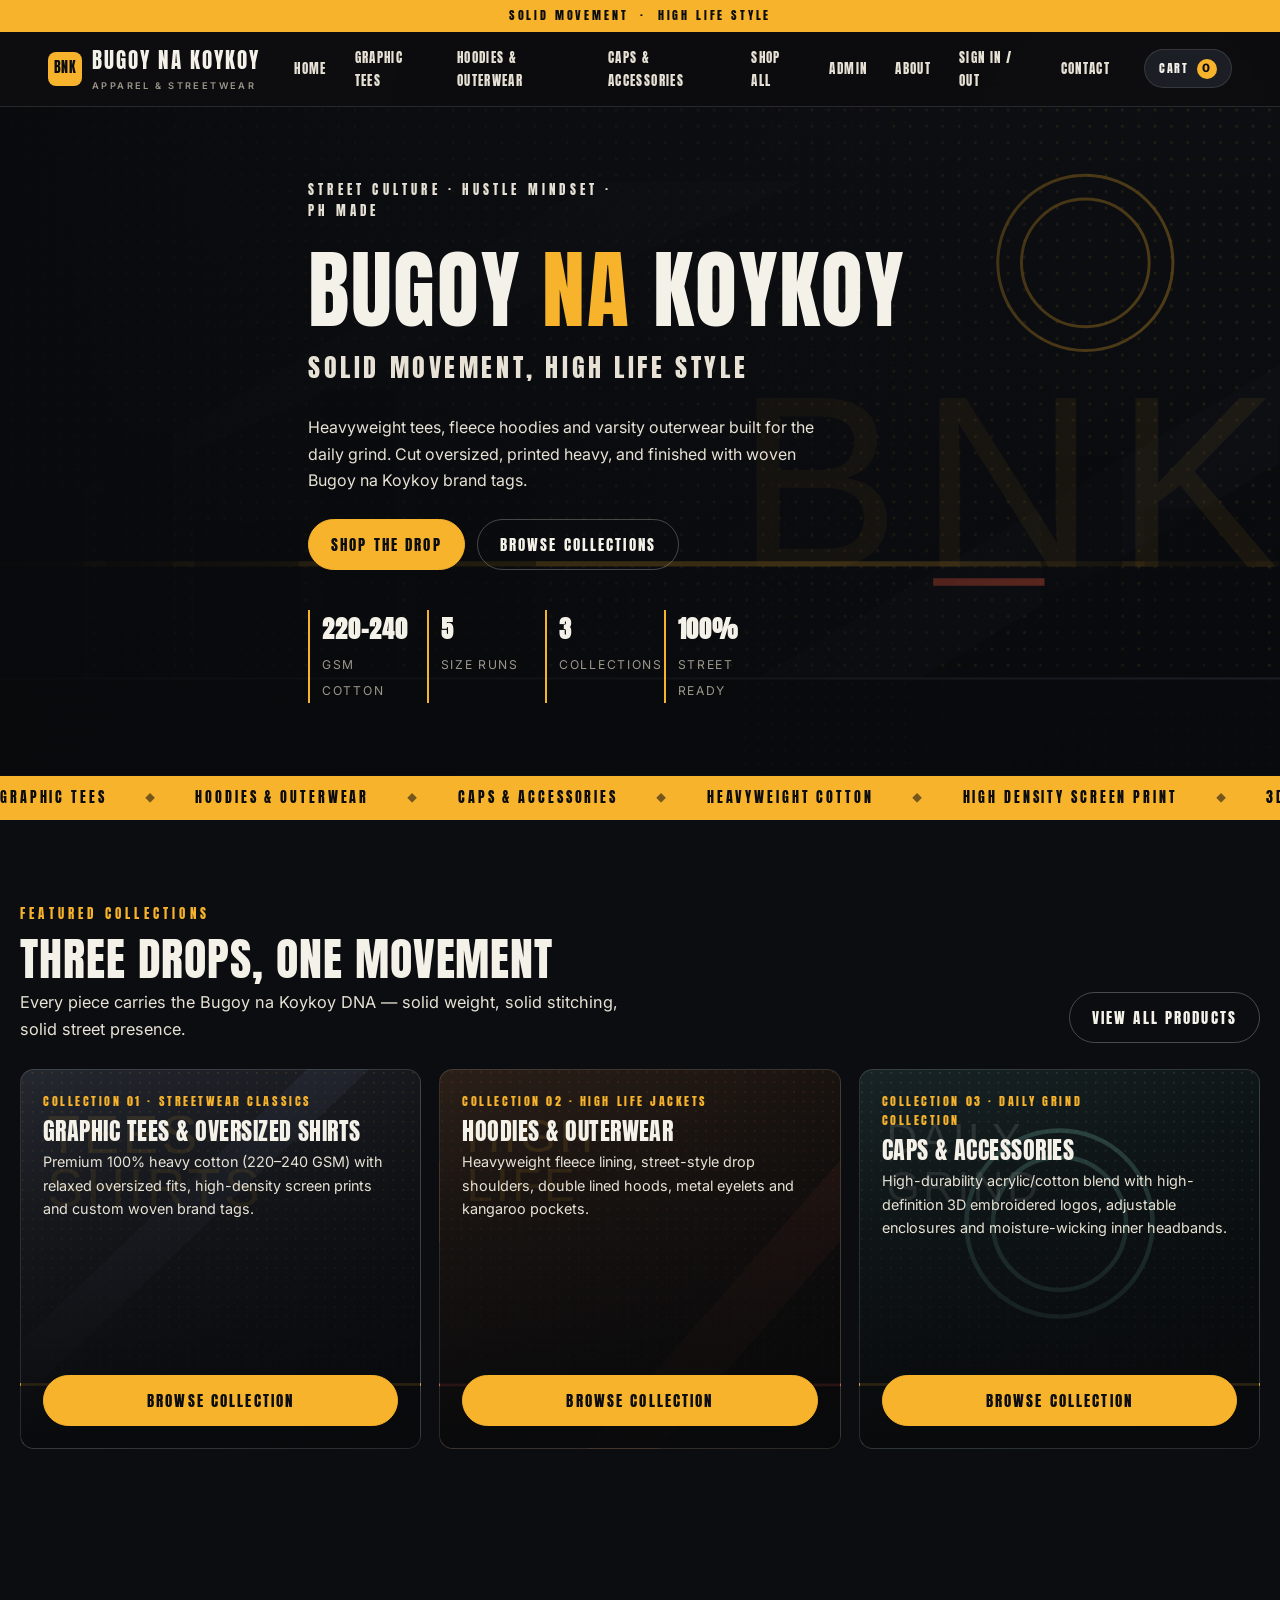
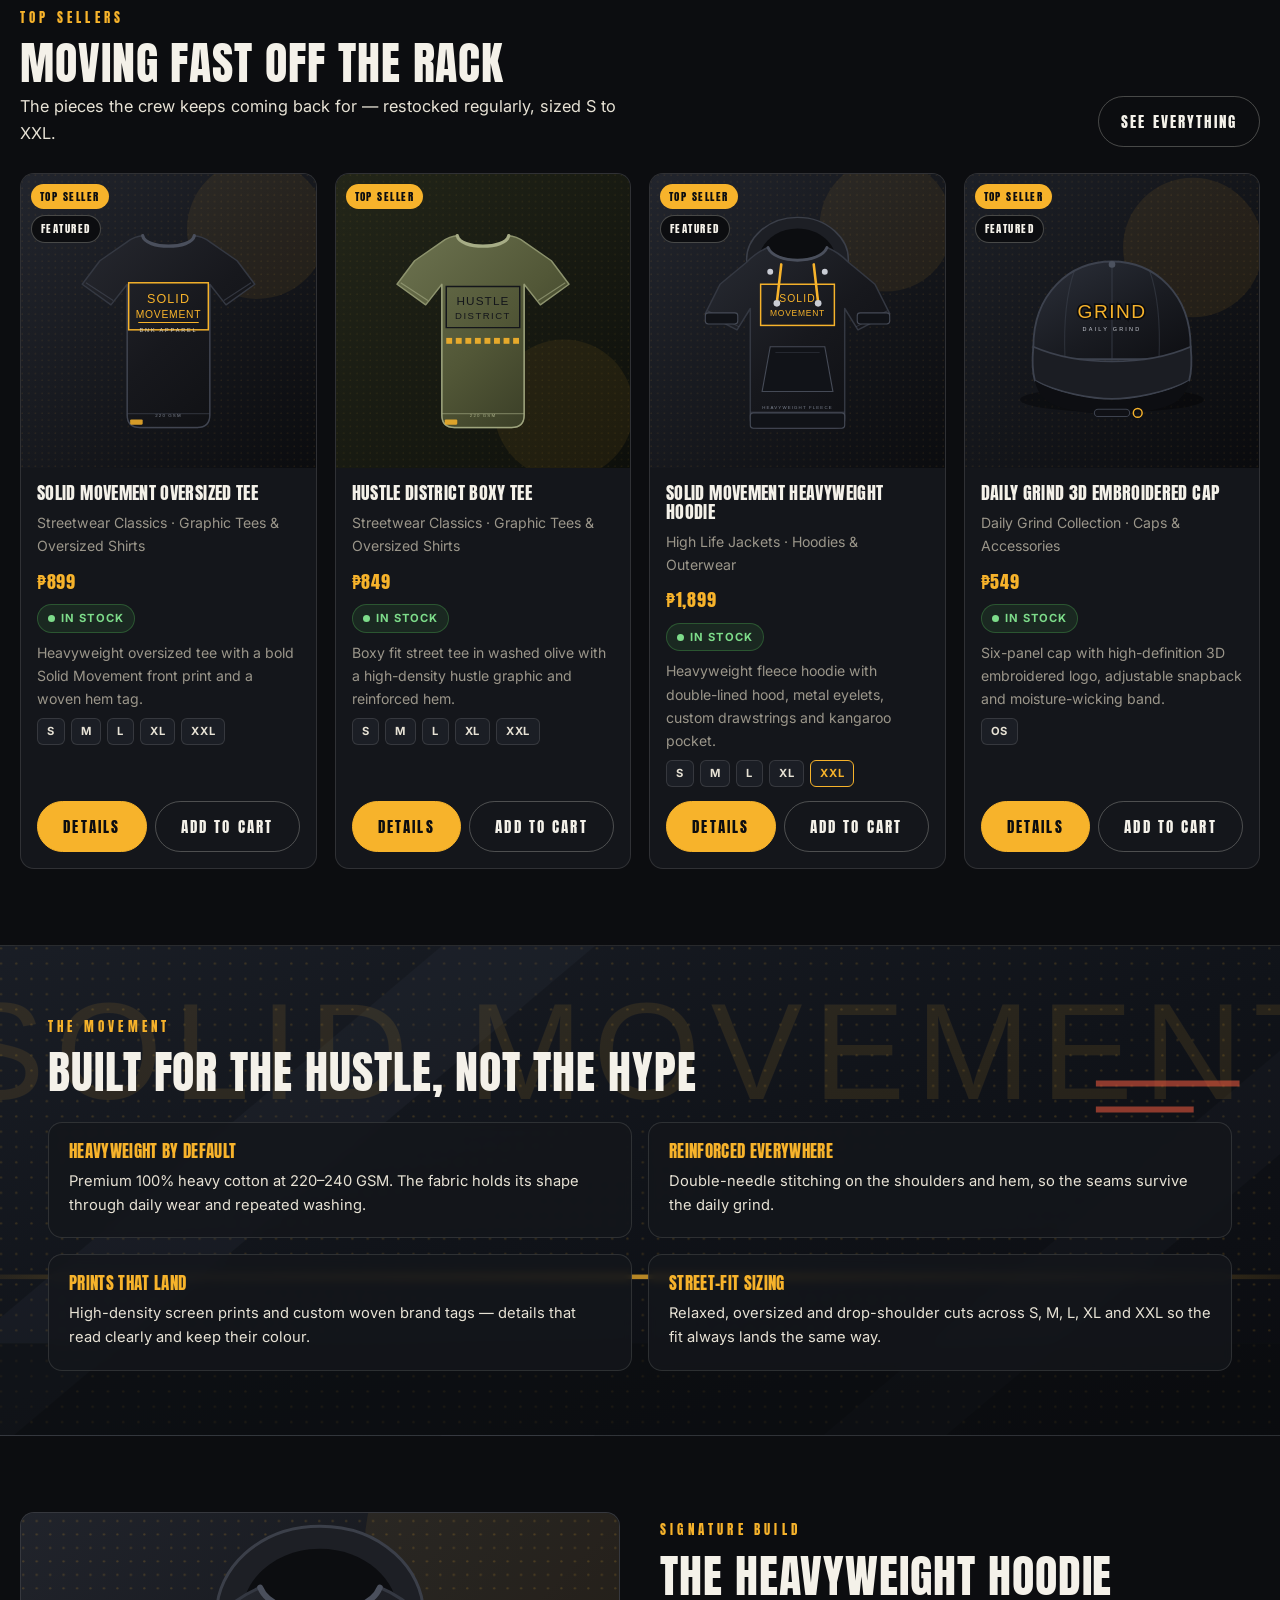
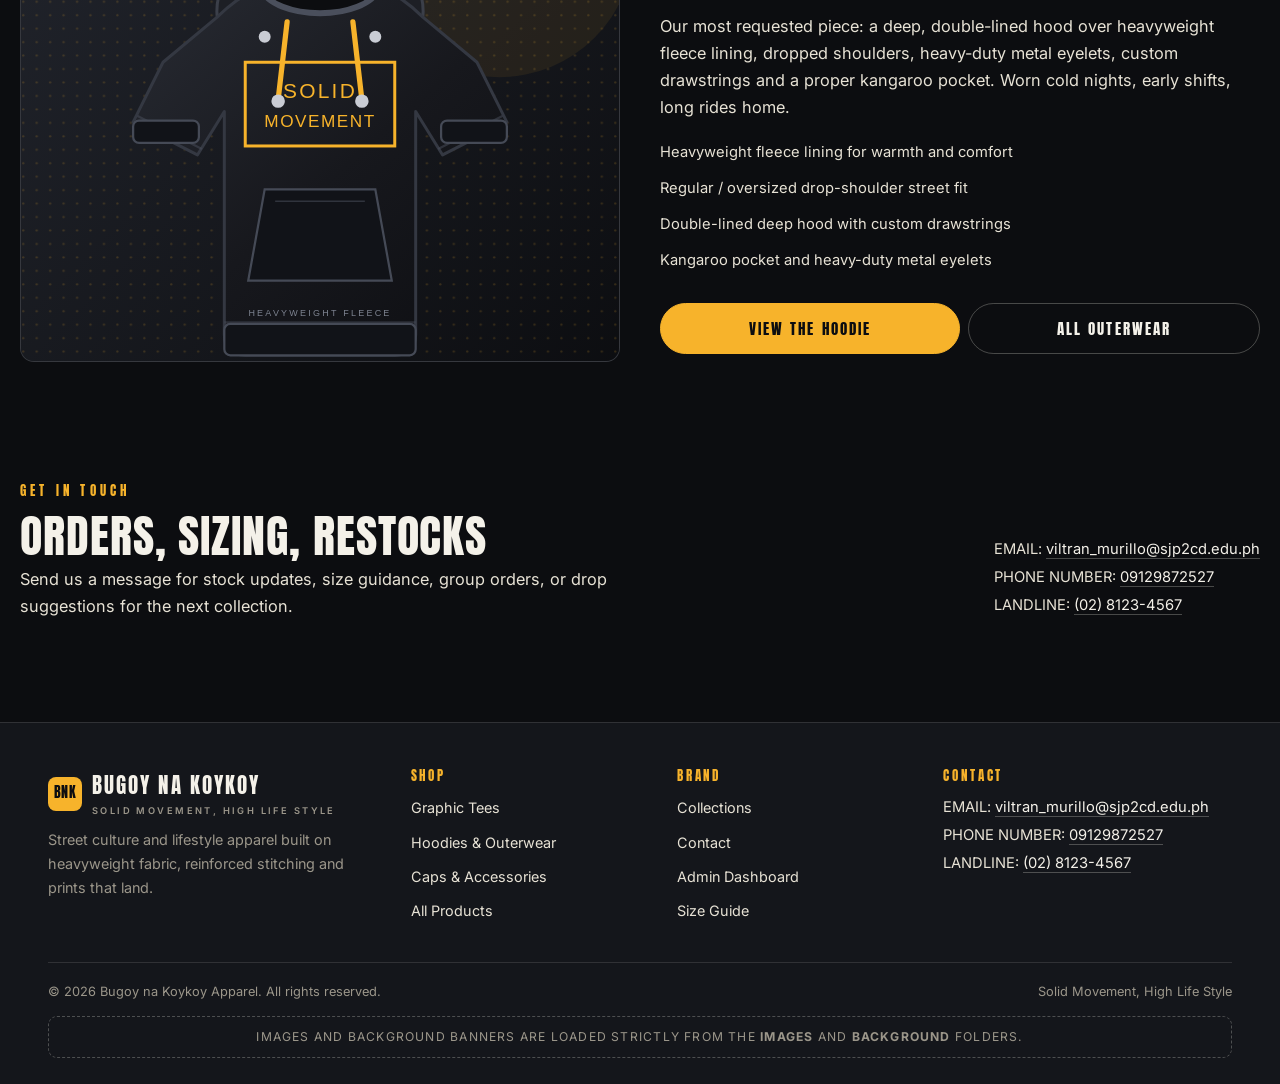
<file: index.html>
<!DOCTYPE html>
<html lang="en">
  <head>
    <meta charset="utf-8" />
    <meta name="viewport" content="width=device-width, initial-scale=1" />
    <meta
      name="description"
      content="Bugoy na Koykoy Apparel — street culture and lifestyle apparel. Solid Movement, High Life Style. Graphic tees, hoodies, outerwear, caps and accessories."
    />
    <title>Bugoy na Koykoy Apparel — Solid Movement, High Life Style</title>
    <link rel="preconnect" href="https://fonts.googleapis.com" />
    <link rel="preconnect" href="https://fonts.gstatic.com" crossorigin />
    <link
      href="https://fonts.googleapis.com/css2?family=Anton&family=Inter:wght@400;500;600;700;800&display=swap"
      rel="stylesheet"
    />
    <link rel="stylesheet" href="css/style.css" />
    <link rel="icon" href="images/favicon.svg" type="image/svg+xml" />
  </head>
  <body>
    <a class="skip-link" href="#main">Skip to content</a>

    <div class="topbar">Solid Movement &nbsp;·&nbsp; High Life Style</div>

    <header class="site-header">
      <div class="container header-inner">
        <a class="logo" href="index.html">
          <span class="logo-mark" aria-hidden="true">BNK</span>
          <span>
            Bugoy na Koykoy
            <small>Apparel &amp; Streetwear</small>
          </span>
        </a>

        <button
          class="nav-toggle"
          id="navToggle"
          aria-expanded="false"
          aria-controls="navList"
          aria-label="Toggle navigation"
        >
          <span class="bars" aria-hidden="true"><span></span><span></span><span></span></span>
          Menu
        </button>

        <nav class="nav" aria-label="Primary navigation">
          <ul class="nav-list" id="navList">
            <li><a class="nav-link" href="index.html">Home</a></li>
            <li>
              <a class="nav-link" href="products.html?cat=graphic-tees">Graphic Tees</a>
            </li>
            <li>
              <a class="nav-link" href="products.html?cat=hoodies-outerwear">Hoodies &amp; Outerwear</a>
            </li>
            <li>
              <a class="nav-link" href="products.html?cat=caps-accessories">Caps &amp; Accessories</a>
            </li>
            <li><a class="nav-link" href="products.html">Shop All</a></li>
            <li><a class="nav-link" href="admin.html">Admin</a></li>
            <li><a class="nav-link" href="about.html">About</a></li>
            <li><a class="nav-link" href="login.html">Sign In / Out</a></li>
            <li><a class="nav-link" href="contact.html">Contact</a></li>
          </ul>
        </nav>

        <div class="header-actions">
          <button class="cart-btn" type="button" data-open-cart>
            Cart <span class="cart-count" data-cart-count>0</span>
          </button>
        </div>
      </div>
    </header>

    <main id="main">
      <!-- ============================ HERO ============================ -->
      <section class="hero">
        <div class="container hero-content">
          <p class="eyebrow">Street Culture · Hustle Mindset · PH Made</p>
          <h1>Bugoy <em>na</em> Koykoy</h1>
          <p class="hero-tagline">Solid Movement, High Life Style</p>
          <p>
            Heavyweight tees, fleece hoodies and varsity outerwear built for the
            daily grind. Cut oversized, printed heavy, and finished with woven
            Bugoy na Koykoy brand tags.
          </p>
          <div class="hero-actions">
            <a class="btn" href="products.html">Shop The Drop</a>
            <a class="btn ghost" href="#collections">Browse Collections</a>
          </div>
          <div class="hero-stats">
            <div class="hero-stat"><b>220–240</b><span>GSM Cotton</span></div>
            <div class="hero-stat"><b>5</b><span>Size Runs</span></div>
            <div class="hero-stat"><b>3</b><span>Collections</span></div>
            <div class="hero-stat"><b>100%</b><span>Street Ready</span></div>
          </div>
        </div>
      </section>

      <!-- ========================= MARQUEE ========================== -->
      <div class="marquee" aria-hidden="true">
        <div class="marquee-track">
          <span>Graphic Tees</span>
          <span>Hoodies &amp; Outerwear</span>
          <span>Caps &amp; Accessories</span>
          <span>Heavyweight Cotton</span>
          <span>High Density Screen Print</span>
          <span>3D Embroidered Logos</span>
          <span>Graphic Tees</span>
          <span>Hoodies &amp; Outerwear</span>
          <span>Caps &amp; Accessories</span>
          <span>Heavyweight Cotton</span>
          <span>High Density Screen Print</span>
          <span>3D Embroidered Logos</span>
        </div>
      </div>

      <!-- ====================== FEATURED COLLECTIONS ================= -->
      <section class="section container" id="collections">
        <header class="section-header">
          <div>
            <p class="eyebrow">Featured Collections</p>
            <h2 class="section-title">Three Drops, One Movement</h2>
            <p class="lede">
              Every piece carries the Bugoy na Koykoy DNA — solid weight, solid
              stitching, solid street presence.
            </p>
          </div>
          <a class="btn secondary" href="products.html">View All Products</a>
        </header>

        <div class="collection-grid">
          <article
            class="collection-card"
            style="
              background-image: url('background/collection-streetwear-classics.svg');
            "
          >
            <p class="collection-tag">Collection 01 · Streetwear Classics</p>
            <h3>Graphic Tees &amp; Oversized Shirts</h3>
            <p>
              Premium 100% heavy cotton (220–240 GSM) with relaxed oversized
              fits, high-density screen prints and custom woven brand tags.
            </p>
            <div class="card-actions">
              <a class="btn" href="products.html?cat=graphic-tees">Browse Collection</a>
            </div>
          </article>

          <article
            class="collection-card"
            style="
              background-image: url('background/collection-high-life-jackets.svg');
            "
          >
            <p class="collection-tag">Collection 02 · High Life Jackets</p>
            <h3>Hoodies &amp; Outerwear</h3>
            <p>
              Heavyweight fleece lining, street-style drop shoulders, double
              lined hoods, metal eyelets and kangaroo pockets.
            </p>
            <div class="card-actions">
              <a class="btn" href="products.html?cat=hoodies-outerwear">Browse Collection</a>
            </div>
          </article>

          <article
            class="collection-card"
            style="
              background-image: url('background/collection-daily-grind.svg');
            "
          >
            <p class="collection-tag">Collection 03 · Daily Grind Collection</p>
            <h3>Caps &amp; Accessories</h3>
            <p>
              High-durability acrylic/cotton blend with high-definition 3D
              embroidered logos, adjustable enclosures and moisture-wicking
              inner headbands.
            </p>
            <div class="card-actions">
              <a class="btn" href="products.html?cat=caps-accessories">Browse Collection</a>
            </div>
          </article>
        </div>
      </section>

      <!-- ========================== TOP SELLERS ======================= -->
      <section class="section container">
        <header class="section-header">
          <div>
            <p class="eyebrow">Top Sellers</p>
            <h2 class="section-title">Moving Fast Off The Rack</h2>
            <p class="lede">
              The pieces the crew keeps coming back for — restocked regularly,
              sized S to XXL.
            </p>
          </div>
          <a class="btn secondary" href="products.html">See Everything</a>
        </header>
        <div class="grid" id="topSellerGrid"></div>
      </section>

      <!-- ========================== BRAND STORY ======================= -->
      <section class="band">
        <div class="container">
          <header class="section-header">
            <div>
              <p class="eyebrow">The Movement</p>
              <h2 class="section-title">Built For The Hustle, Not The Hype</h2>
            </div>
          </header>
          <div class="value-grid">
            <article class="value">
              <h4>Heavyweight By Default</h4>
              <p>
                Premium 100% heavy cotton at 220–240 GSM. The fabric holds its
                shape through daily wear and repeated washing.
              </p>
            </article>
            <article class="value">
              <h4>Reinforced Everywhere</h4>
              <p>
                Double-needle stitching on the shoulders and hem, so the seams
                survive the daily grind.
              </p>
            </article>
            <article class="value">
              <h4>Prints That Land</h4>
              <p>
                High-density screen prints and custom woven brand tags — details
                that read clearly and keep their colour.
              </p>
            </article>
            <article class="value">
              <h4>Street-Fit Sizing</h4>
              <p>
                Relaxed, oversized and drop-shoulder cuts across S, M, L, XL
                and XXL so the fit always lands the same way.
              </p>
            </article>
          </div>
        </div>
      </section>

      <!-- ======================= CRAFT / SPLIT ======================== -->
      <section class="section container">
        <div class="split">
          <div class="split-media">
            <img
              src="images/hoodie-solid-movement.svg"
              alt="Solid Movement heavyweight hoodie"
              loading="lazy"
            />
          </div>
          <div>
            <p class="eyebrow">Signature Build</p>
            <h2 class="section-title">The Heavyweight Hoodie</h2>
            <p class="lede" style="margin: 14px 0 18px;">
              Our most requested piece: a deep, double-lined hood over heavyweight
              fleece lining, dropped shoulders, heavy-duty metal eyelets, custom
              drawstrings and a proper kangaroo pocket. Worn cold nights, early
              shifts, long rides home.
            </p>
            <ul class="footer-list" style="margin-bottom: 22px;">
              <li class="contact-line">Heavyweight fleece lining for warmth and comfort</li>
              <li class="contact-line">Regular / oversized drop-shoulder street fit</li>
              <li class="contact-line">Double-lined deep hood with custom drawstrings</li>
              <li class="contact-line">Kangaroo pocket and heavy-duty metal eyelets</li>
            </ul>
            <div class="card-actions">
              <a class="btn" href="products.html?id=bnk-ood-01">View The Hoodie</a>
              <a class="btn ghost" href="products.html?cat=hoodies-outerwear">All Outerwear</a>
            </div>
          </div>
        </div>
      </section>

      <!-- ========================== CONTACT =========================== -->
      <section class="section-tight container" id="contact">
        <header class="section-header">
          <div>
            <p class="eyebrow">Get In Touch</p>
            <h2 class="section-title">Orders, Sizing, Restocks</h2>
            <p class="lede">
              Send us a message for stock updates, size guidance, group orders,
              or drop suggestions for the next collection.
            </p>
          </div>
          <div class="contact-line">
            <div>EMAIL: <a href="mailto:viltran_murillo@sjp2cd.edu.ph">viltran_murillo@sjp2cd.edu.ph</a></div>
            <div>PHONE NUMBER: <a href="tel:09129872527">09129872527</a></div>
            <div>LANDLINE: <a href="tel:0281234567">(02) 8123-4567</a></div>
          </div>
        </header>
      </section>
    </main>

    <footer class="site-footer">
      <div class="container">
        <div class="footer-grid">
          <div class="footer-brand">
            <a class="logo" href="index.html">
              <span class="logo-mark" aria-hidden="true">BNK</span>
              <span>
                Bugoy na Koykoy
                <small>Solid Movement, High Life Style</small>
              </span>
            </a>
            <p>
              Street culture and lifestyle apparel built on heavyweight fabric,
              reinforced stitching and prints that land.
            </p>
          </div>

          <div>
            <h3 class="footer-title">Shop</h3>
            <ul class="footer-list">
              <li><a href="products.html?cat=graphic-tees">Graphic Tees</a></li>
              <li><a href="products.html?cat=hoodies-outerwear">Hoodies &amp; Outerwear</a></li>
              <li><a href="products.html?cat=caps-accessories">Caps &amp; Accessories</a></li>
              <li><a href="products.html">All Products</a></li>
            </ul>
          </div>

          <div>
            <h3 class="footer-title">Brand</h3>
            <ul class="footer-list">
              <li><a href="index.html#collections">Collections</a></li>
              <li><a href="index.html#contact">Contact</a></li>
              <li><a href="admin.html">Admin Dashboard</a></li>
              <li><a href="products.html">Size Guide</a></li>
            </ul>
          </div>

          <div>
            <h3 class="footer-title">Contact</h3>
            <div class="contact-line">
              <div>EMAIL: <a href="mailto:viltran_murillo@sjp2cd.edu.ph">viltran_murillo@sjp2cd.edu.ph</a></div>
              <div>PHONE NUMBER: <a href="tel:09129872527">09129872527</a></div>
            <div>LANDLINE: <a href="tel:0281234567">(02) 8123-4567</a></div>
            </div>
          </div>
        </div>

        <div class="footer-bottom">
          <span>&copy; <span id="currentYear">2026</span> Bugoy na Koykoy Apparel. All rights reserved.</span>
          <span>Solid Movement, High Life Style</span>
        </div>
        <p class="notice-strip">
          Images and background banners are loaded strictly from the
          <strong>images</strong> and <strong>background</strong> folders.
        </p>
      </div>
    </footer>

    <!-- ========================= CART DRAWER ======================== -->
    <div class="drawer" id="cartDrawer" hidden>
      <button class="drawer-scrim" type="button" data-close-cart aria-label="Close cart"></button>
      <aside class="drawer-panel" role="dialog" aria-modal="true" aria-label="Shopping cart">
        <div class="drawer-head">
          <h3>Your Cart</h3>
          <button class="modal-close" type="button" data-close-cart aria-label="Close cart">&#10005;</button>
        </div>
        <div class="drawer-body" id="cartLines"></div>
        <div class="drawer-foot">
          <div class="total-row"><span>Subtotal</span><span id="cartTotal">₱0</span></div>
          <button class="btn" type="button" id="checkoutBtn">Checkout</button>
          <button class="btn ghost" type="button" data-close-cart>Keep Shopping</button>
        </div>
      </aside>
    </div>

    <div class="toast-wrap" id="toastWrap"></div>

    <script src="js/app.js"></script>
    <script src="js/home.js"></script>
  </body>
</html>
</file>
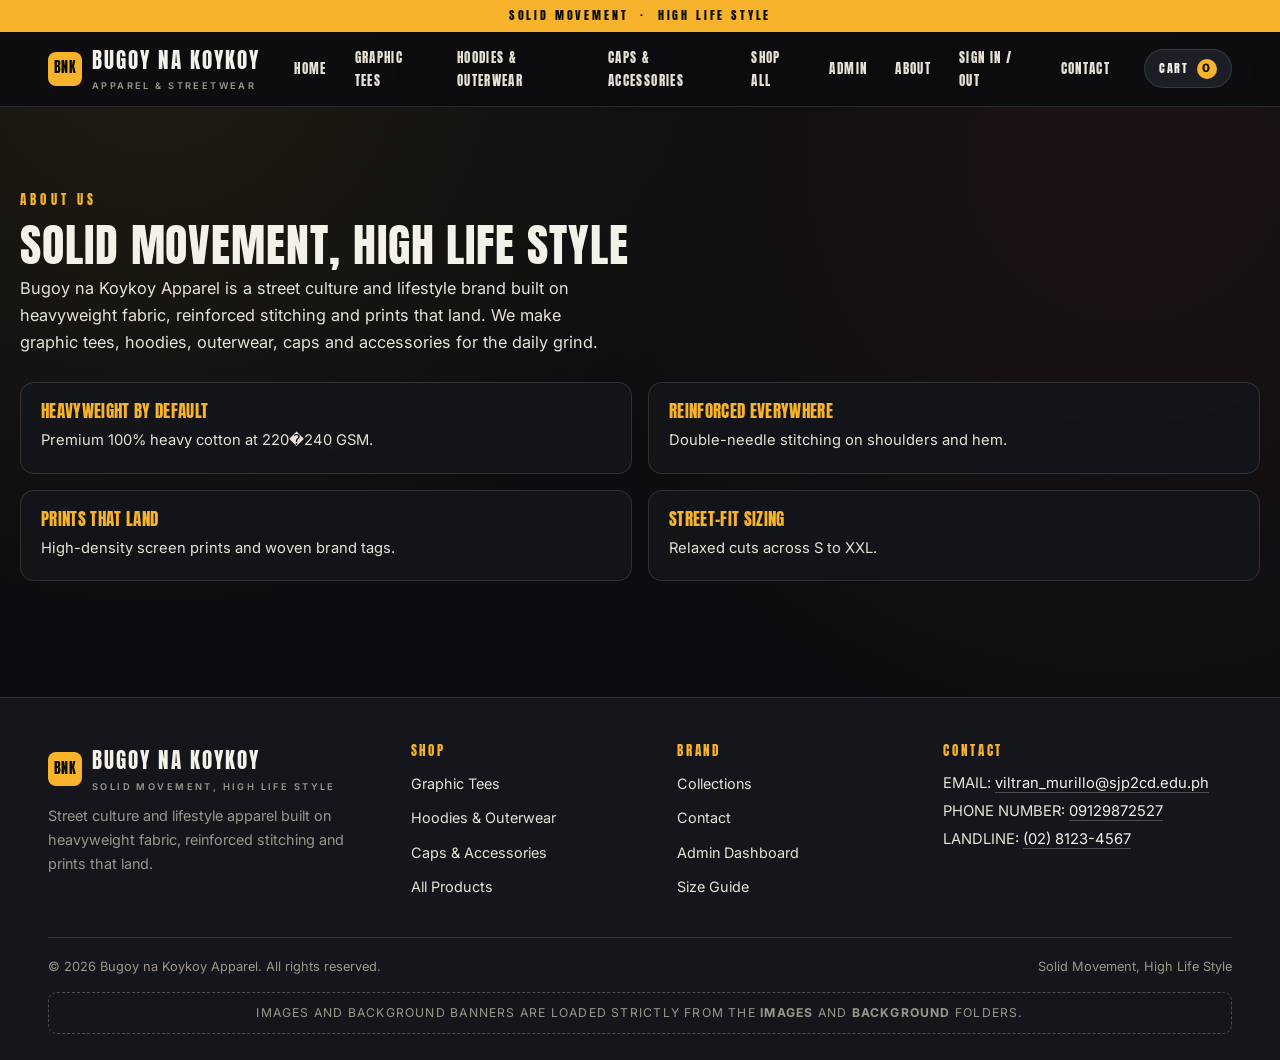
<file: about.html>
<!DOCTYPE html>
<html lang="en">
  <head>
    <meta charset="utf-8" />
    <meta name="viewport" content="width=device-width, initial-scale=1" />
    <meta
      name="description"
      content="Bugoy na Koykoy Apparel — street culture and lifestyle apparel. Solid Movement, High Life Style. Graphic tees, hoodies, outerwear, caps and accessories."
    />
    <title>Bugoy na Koykoy Apparel — Solid Movement, High Life Style</title>
    <link rel="preconnect" href="https://fonts.googleapis.com" />
    <link rel="preconnect" href="https://fonts.gstatic.com" crossorigin />
    <link
      href="https://fonts.googleapis.com/css2?family=Anton&family=Inter:wght@400;500;600;700;800&display=swap"
      rel="stylesheet"
    />
    <link rel="stylesheet" href="css/style.css" />
    <link rel="icon" href="images/favicon.svg" type="image/svg+xml" />
  </head>
  <body>
    <a class="skip-link" href="#main">Skip to content</a>

    <div class="topbar">Solid Movement &nbsp;·&nbsp; High Life Style</div>

    <header class="site-header">
      <div class="container header-inner">
        <a class="logo" href="index.html">
          <span class="logo-mark" aria-hidden="true">BNK</span>
          <span>
            Bugoy na Koykoy
            <small>Apparel &amp; Streetwear</small>
          </span>
        </a>

        <button
          class="nav-toggle"
          id="navToggle"
          aria-expanded="false"
          aria-controls="navList"
          aria-label="Toggle navigation"
        >
          <span class="bars" aria-hidden="true"><span></span><span></span><span></span></span>
          Menu
        </button>

        <nav class="nav" aria-label="Primary navigation">
          <ul class="nav-list" id="navList">
            <li><a class="nav-link" href="index.html">Home</a></li>
            <li>
              <a class="nav-link" href="products.html?cat=graphic-tees">Graphic Tees</a>
            </li>
            <li>
              <a class="nav-link" href="products.html?cat=hoodies-outerwear">Hoodies &amp; Outerwear</a>
            </li>
            <li>
              <a class="nav-link" href="products.html?cat=caps-accessories">Caps &amp; Accessories</a>
            </li>
            <li><a class="nav-link" href="products.html">Shop All</a></li>
            <li><a class="nav-link" href="admin.html">Admin</a></li>
            <li><a class="nav-link" href="about.html">About</a></li>
            <li><a class="nav-link" href="login.html">Sign In / Out</a></li>
            <li><a class="nav-link" href="contact.html">Contact</a></li>
          </ul>
        </nav>

        <div class="header-actions">
          <button class="cart-btn" type="button" data-open-cart>
            Cart <span class="cart-count" data-cart-count>0</span>
          </button>
        </div>
      </div>
    </header>

    <main id="main">
      <section class="section container">
        <header class="section-header">
          <div>
            <p class="eyebrow">About Us</p>
            <h2 class="section-title">Solid Movement, High Life Style</h2>
            <p class="lede">
              Bugoy na Koykoy Apparel is a street culture and lifestyle brand built on heavyweight fabric, reinforced stitching and prints that land. We make graphic tees, hoodies, outerwear, caps and accessories for the daily grind.
            </p>
          </div>
        </header>
        <div class="value-grid">
          <article class="value"><h4>Heavyweight By Default</h4><p>Premium 100% heavy cotton at 220�240 GSM.</p></article>
          <article class="value"><h4>Reinforced Everywhere</h4><p>Double-needle stitching on shoulders and hem.</p></article>
          <article class="value"><h4>Prints That Land</h4><p>High-density screen prints and woven brand tags.</p></article>
          <article class="value"><h4>Street-Fit Sizing</h4><p>Relaxed cuts across S to XXL.</p></article>
        </div>
      </section>
    </main>

    <footer class="site-footer">
      <div class="container">
        <div class="footer-grid">
          <div class="footer-brand">
            <a class="logo" href="index.html">
              <span class="logo-mark" aria-hidden="true">BNK</span>
              <span>
                Bugoy na Koykoy
                <small>Solid Movement, High Life Style</small>
              </span>
            </a>
            <p>
              Street culture and lifestyle apparel built on heavyweight fabric,
              reinforced stitching and prints that land.
            </p>
          </div>

          <div>
            <h3 class="footer-title">Shop</h3>
            <ul class="footer-list">
              <li><a href="products.html?cat=graphic-tees">Graphic Tees</a></li>
              <li><a href="products.html?cat=hoodies-outerwear">Hoodies &amp; Outerwear</a></li>
              <li><a href="products.html?cat=caps-accessories">Caps &amp; Accessories</a></li>
              <li><a href="products.html">All Products</a></li>
            </ul>
          </div>

          <div>
            <h3 class="footer-title">Brand</h3>
            <ul class="footer-list">
              <li><a href="index.html#collections">Collections</a></li>
              <li><a href="index.html#contact">Contact</a></li>
              <li><a href="admin.html">Admin Dashboard</a></li>
              <li><a href="products.html">Size Guide</a></li>
            </ul>
          </div>

          <div>
            <h3 class="footer-title">Contact</h3>
            <div class="contact-line">
              <div>EMAIL: <a href="mailto:viltran_murillo@sjp2cd.edu.ph">viltran_murillo@sjp2cd.edu.ph</a></div>
              <div>PHONE NUMBER: <a href="tel:09129872527">09129872527</a></div>
            <div>LANDLINE: <a href="tel:0281234567">(02) 8123-4567</a></div>
            </div>
          </div>
        </div>

        <div class="footer-bottom">
          <span>&copy; <span id="currentYear">2026</span> Bugoy na Koykoy Apparel. All rights reserved.</span>
          <span>Solid Movement, High Life Style</span>
        </div>
        <p class="notice-strip">
          Images and background banners are loaded strictly from the
          <strong>images</strong> and <strong>background</strong> folders.
        </p>
      </div>
    </footer>

    <!-- ========================= CART DRAWER ======================== -->
    <div class="drawer" id="cartDrawer" hidden>
      <button class="drawer-scrim" type="button" data-close-cart aria-label="Close cart"></button>
      <aside class="drawer-panel" role="dialog" aria-modal="true" aria-label="Shopping cart">
        <div class="drawer-head">
          <h3>Your Cart</h3>
          <button class="modal-close" type="button" data-close-cart aria-label="Close cart">&#10005;</button>
        </div>
        <div class="drawer-body" id="cartLines"></div>
        <div class="drawer-foot">
          <div class="total-row"><span>Subtotal</span><span id="cartTotal">₱0</span></div>
          <button class="btn" type="button" id="checkoutBtn">Checkout</button>
          <button class="btn ghost" type="button" data-close-cart>Keep Shopping</button>
        </div>
      </aside>
    </div>

    <div class="toast-wrap" id="toastWrap"></div>

    <script src="js/app.js"></script>
    <script src="js/home.js"></script>
  </body>
</html>
</file>
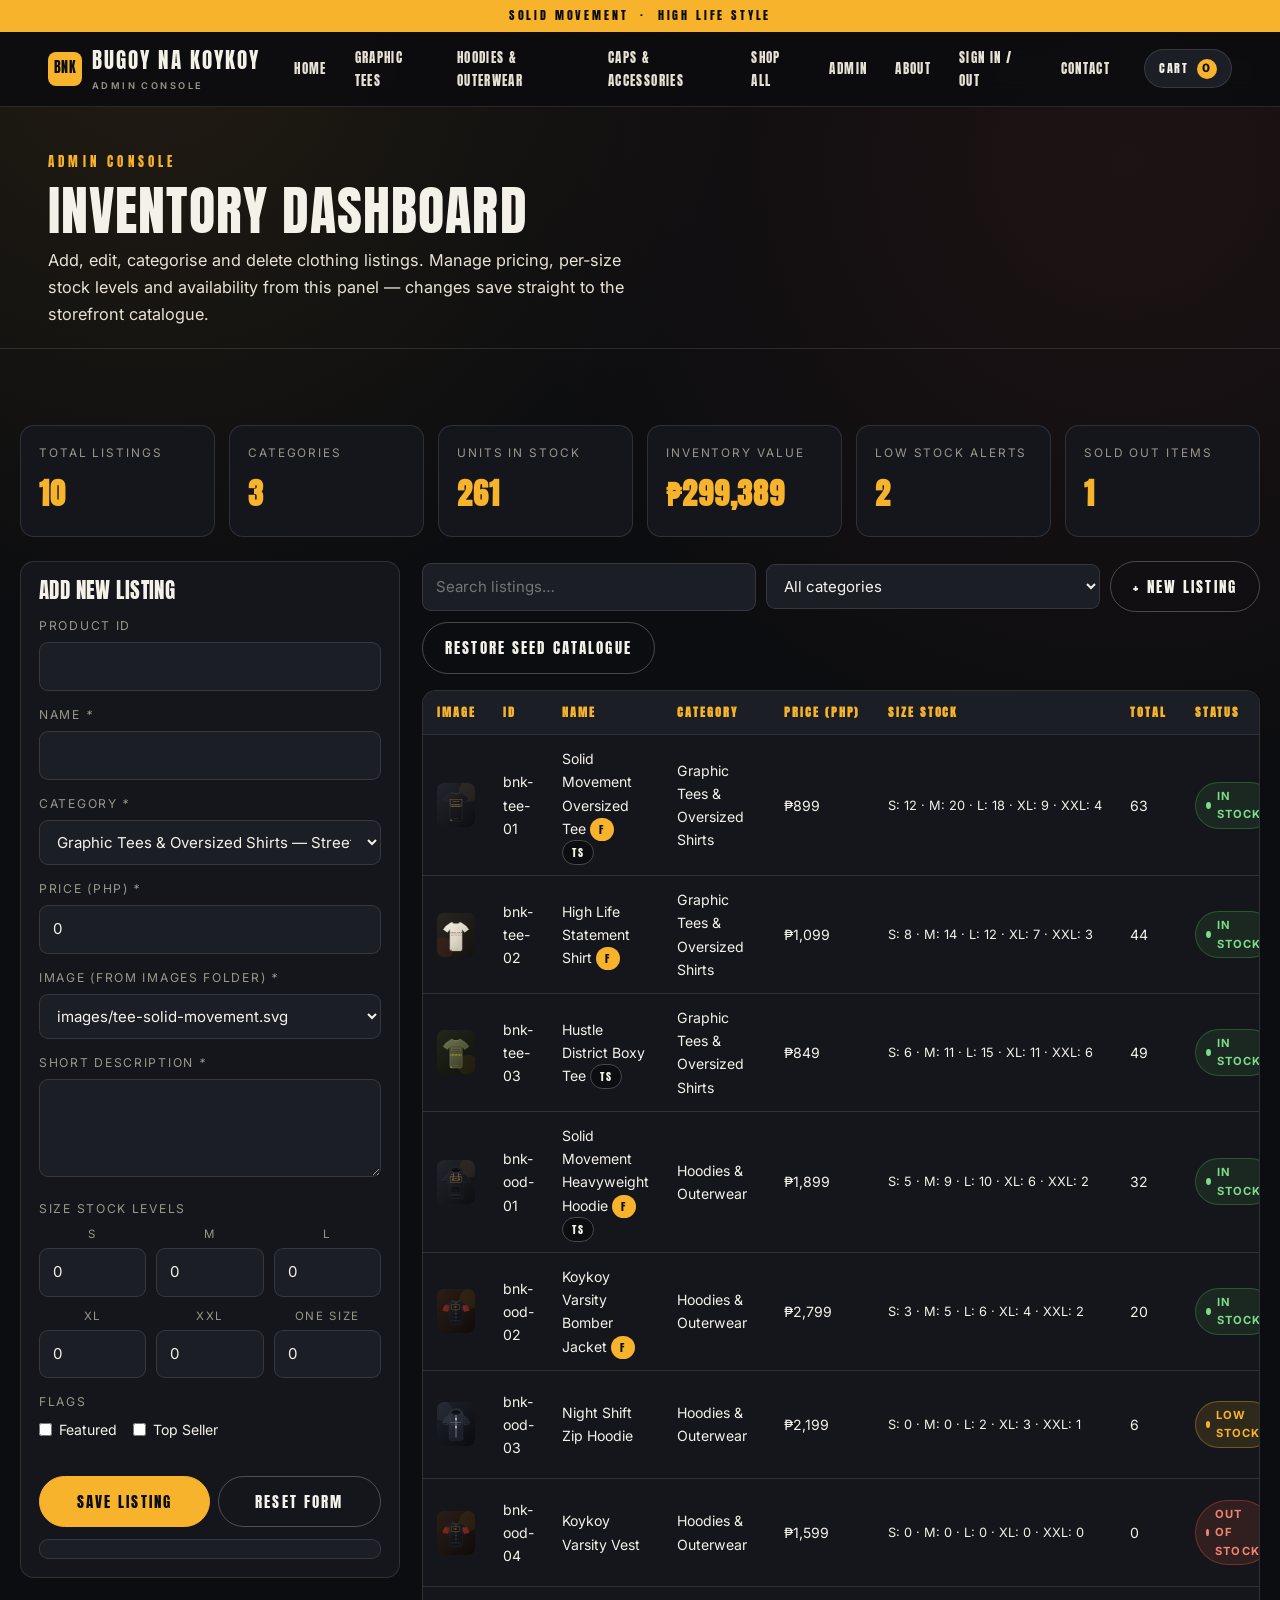
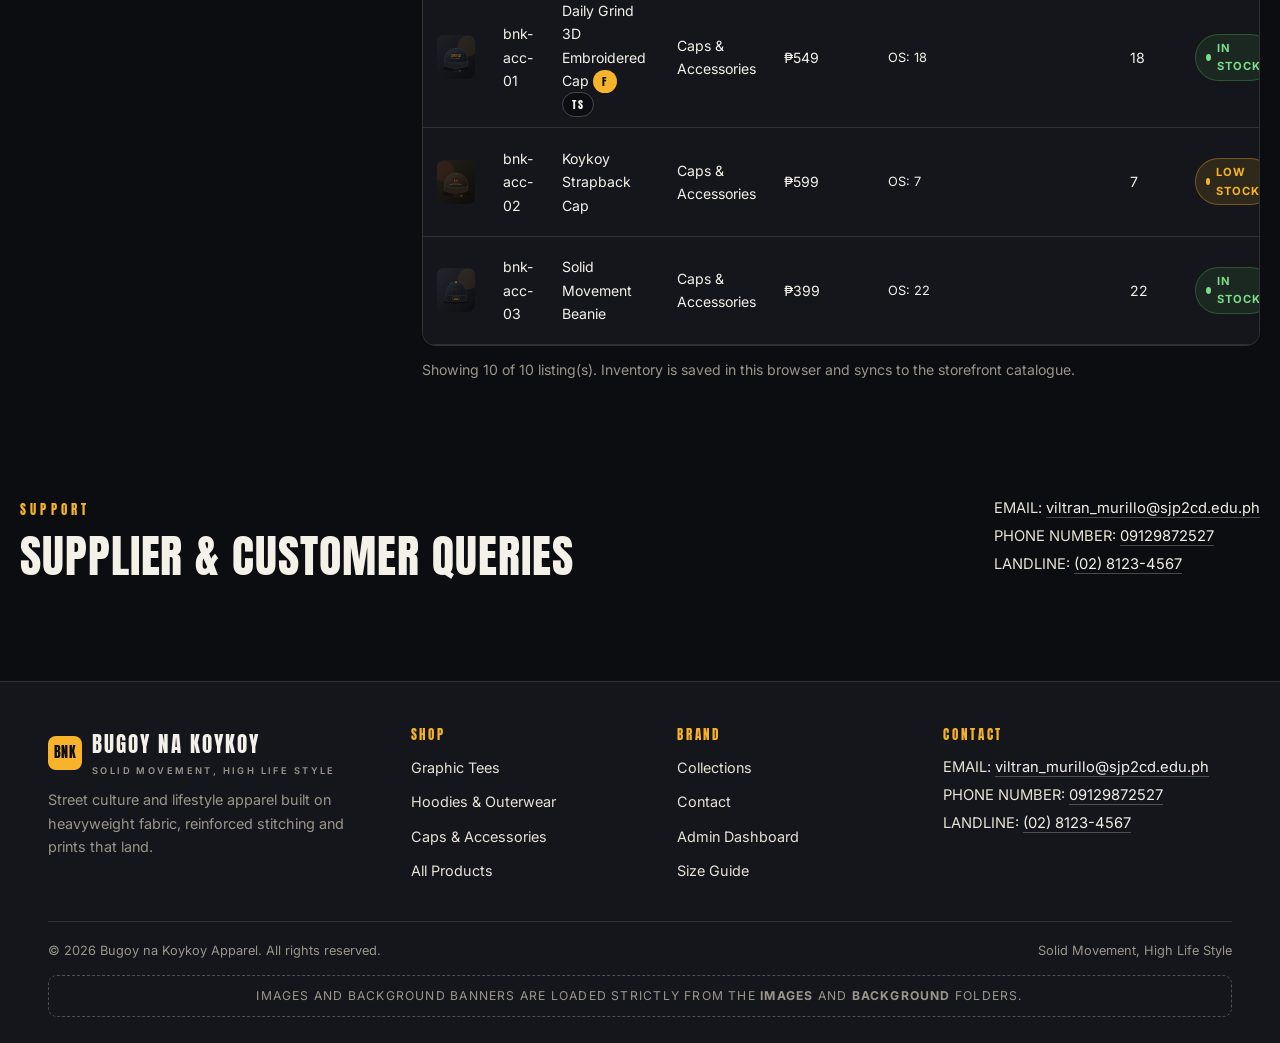
<file: admin.html>
<!DOCTYPE html>
<html lang="en">
  <head>
    <meta charset="utf-8" />
    <meta name="viewport" content="width=device-width, initial-scale=1" />
    <meta
      name="description"
      content="Bugoy na Koykoy Apparel admin dashboard — add, edit, categorise and delete clothing listings, manage pricing, size stock and inventory levels."
    />
    <title>Admin Dashboard – Bugoy na Koykoy Apparel</title>
    <link rel="preconnect" href="https://fonts.googleapis.com" />
    <link rel="preconnect" href="https://fonts.gstatic.com" crossorigin />
    <link
      href="https://fonts.googleapis.com/css2?family=Anton&family=Inter:wght@400;500;600;700;800&display=swap"
      rel="stylesheet"
    />
    <link rel="stylesheet" href="css/style.css" />
    <link rel="icon" href="images/favicon.svg" type="image/svg+xml" />
  </head>
  <body>
    <a class="skip-link" href="#main">Skip to content</a>

    <div class="topbar">Solid Movement &nbsp;·&nbsp; High Life Style</div>

    <header class="site-header">
      <div class="container header-inner">
        <a class="logo" href="index.html">
          <span class="logo-mark" aria-hidden="true">BNK</span>
          <span>
            Bugoy na Koykoy
            <small>Admin Console</small>
          </span>
        </a>

        <button
          class="nav-toggle"
          id="navToggle"
          aria-expanded="false"
          aria-controls="navList"
          aria-label="Toggle navigation"
        >
          <span class="bars" aria-hidden="true"><span></span><span></span><span></span></span>
          Menu
        </button>

        <nav class="nav" aria-label="Primary navigation">
          <ul class="nav-list" id="navList">
            <li><a class="nav-link" href="index.html">Home</a></li>
            <li>
              <a class="nav-link" href="products.html?cat=graphic-tees">Graphic Tees</a>
            </li>
            <li>
              <a class="nav-link" href="products.html?cat=hoodies-outerwear">Hoodies &amp; Outerwear</a>
            </li>
            <li>
              <a class="nav-link" href="products.html?cat=caps-accessories">Caps &amp; Accessories</a>
            </li>
            <li><a class="nav-link" href="products.html">Shop All</a></li>
            <li><a class="nav-link" href="admin.html">Admin</a></li>
            <li><a class="nav-link" href="about.html">About</a></li>
            <li><a class="nav-link" href="login.html">Sign In / Out</a></li>
            <li><a class="nav-link" href="contact.html">Contact</a></li>
          </ul>
        </nav>

        <div class="header-actions">
          <button class="cart-btn" type="button" data-open-cart>
            Cart <span class="cart-count" data-cart-count>0</span>
          </button>
        </div>
      </div>
    </header>

    <main id="main">
      <section class="page-head">
        <div class="container">
          <p class="eyebrow">Admin Console</p>
          <h1>Inventory Dashboard</h1>
          <p class="lede">
            Add, edit, categorise and delete clothing listings. Manage pricing,
            per-size stock levels and availability from this panel — changes save
            straight to the storefront catalogue.
          </p>
        </div>
      </section>

      <section class="section container">
        <!-- ------------------------- SUMMARY ------------------------ -->
        <div class="stat-grid" id="statGrid"></div>

        <div class="admin-layout">
          <!-- ----------------------- PRODUCT FORM -------------------- -->
          <form class="admin-panel" id="adminForm" novalidate>
            <h2 id="formHeading">Add New Listing</h2>

            <label class="field">
              <span>Product ID</span>
              <input class="input" id="productId" type="text" autocomplete="off" />
            </label>

            <label class="field">
              <span>Name <em>*</em></span>
              <input class="input" id="name" type="text" required autocomplete="off" />
            </label>

            <label class="field">
              <span>Category <em>*</em></span>
              <select class="select" id="category" required></select>
            </label>

            <label class="field">
              <span>Price (PHP) <em>*</em></span>
              <input class="input" id="price" type="number" min="0" step="1" required />
            </label>

            <label class="field">
              <span>Image (from images folder) <em>*</em></span>
              <select class="select" id="image" required></select>
            </label>

            <label class="field">
              <span>Short Description <em>*</em></span>
              <textarea class="textarea" id="description" rows="3" required></textarea>
            </label>

            <div class="field">
              <span>Size Stock Levels</span>
              <div class="stock-editor" id="stockEditor"></div>
            </div>

            <div class="form-grid" style="margin-bottom: 14px;">
              <label class="field">
                <span>Flags</span>
                <div style="display: flex; gap: 16px; flex-wrap: wrap;">
                  <label style="display: flex; gap: 7px; align-items: center; font-size: 0.88rem;">
                    <input type="checkbox" id="featured" /> Featured
                  </label>
                  <label style="display: flex; gap: 7px; align-items: center; font-size: 0.88rem;">
                    <input type="checkbox" id="topSeller" /> Top Seller
                  </label>
                </div>
              </label>
            </div>

            <div class="card-actions">
              <button class="btn" type="submit" id="saveBtn">Save Listing</button>
              <button class="btn secondary" type="button" id="resetBtn">Reset Form</button>
            </div>

            <p class="form-msg" id="formMsg" aria-live="polite"></p>
          </form>

          <!-- ----------------------- LISTINGS TABLE ------------------ -->
          <div>
            <div class="admin-toolbar">
              <input
                class="input"
                id="tableSearch"
                type="search"
                placeholder="Search listings…"
                autocomplete="off"
              />
              <select class="select" id="tableCategory">
                <option value="all">All categories</option>
              </select>
              <button class="btn secondary" type="button" id="newBtn">+ New Listing</button>
              <button class="btn ghost" type="button" id="restoreBtn">Restore Seed Catalogue</button>
            </div>

            <div class="table-wrap">
              <table class="table" id="productsTable" aria-label="Product inventory">
                <thead>
                  <tr>
                    <th>Image</th>
                    <th>ID</th>
                    <th>Name</th>
                    <th>Category</th>
                    <th>Price (PHP)</th>
                    <th>Size Stock</th>
                    <th>Total</th>
                    <th>Status</th>
                    <th>Actions</th>
                  </tr>
                </thead>
                <tbody id="productsTableBody"></tbody>
              </table>
            </div>

            <p class="meta" style="margin-top: 12px;" id="tableMeta"></p>
          </div>
        </div>
      </section>

      <section class="section-tight container" id="contact">
        <header class="section-header">
          <div>
            <p class="eyebrow">Support</p>
            <h2 class="section-title">Supplier &amp; Customer Queries</h2>
          </div>
          <div class="contact-line">
            <div>EMAIL: <a href="mailto:viltran_murillo@sjp2cd.edu.ph">viltran_murillo@sjp2cd.edu.ph</a></div>
            <div>PHONE NUMBER: <a href="tel:09129872527">09129872527</a></div>
            <div>LANDLINE: <a href="tel:0281234567">(02) 8123-4567</a></div>
          </div>
        </header>
      </section>
    </main>

    <footer class="site-footer">
      <div class="container">
        <div class="footer-grid">
          <div class="footer-brand">
            <a class="logo" href="index.html">
              <span class="logo-mark" aria-hidden="true">BNK</span>
              <span>
                Bugoy na Koykoy
                <small>Solid Movement, High Life Style</small>
              </span>
            </a>
            <p>
              Street culture and lifestyle apparel built on heavyweight fabric,
              reinforced stitching and prints that land.
            </p>
          </div>

          <div>
            <h3 class="footer-title">Shop</h3>
            <ul class="footer-list">
              <li><a href="products.html?cat=graphic-tees">Graphic Tees</a></li>
              <li><a href="products.html?cat=hoodies-outerwear">Hoodies &amp; Outerwear</a></li>
              <li><a href="products.html?cat=caps-accessories">Caps &amp; Accessories</a></li>
              <li><a href="products.html">All Products</a></li>
            </ul>
          </div>

          <div>
            <h3 class="footer-title">Brand</h3>
            <ul class="footer-list">
              <li><a href="index.html#collections">Collections</a></li>
              <li><a href="index.html#contact">Contact</a></li>
              <li><a href="admin.html">Admin Dashboard</a></li>
              <li><a href="products.html">Size Guide</a></li>
            </ul>
          </div>

          <div>
            <h3 class="footer-title">Contact</h3>
            <div class="contact-line">
              <div>EMAIL: <a href="mailto:viltran_murillo@sjp2cd.edu.ph">viltran_murillo@sjp2cd.edu.ph</a></div>
              <div>PHONE NUMBER: <a href="tel:09129872527">09129872527</a></div>
            <div>LANDLINE: <a href="tel:0281234567">(02) 8123-4567</a></div>
            </div>
          </div>
        </div>

        <div class="footer-bottom">
          <span>&copy; <span id="currentYear">2026</span> Bugoy na Koykoy Apparel. All rights reserved.</span>
          <span>Solid Movement, High Life Style</span>
        </div>
        <p class="notice-strip">
          Images and background banners are loaded strictly from the
          <strong>images</strong> and <strong>background</strong> folders.
        </p>
      </div>
    </footer>

    <!-- ========================= CART DRAWER ======================== -->
    <div class="drawer" id="cartDrawer" hidden>
      <button class="drawer-scrim" type="button" data-close-cart aria-label="Close cart"></button>
      <aside class="drawer-panel" role="dialog" aria-modal="true" aria-label="Shopping cart">
        <div class="drawer-head">
          <h3>Your Cart</h3>
          <button class="modal-close" type="button" data-close-cart aria-label="Close cart">&#10005;</button>
        </div>
        <div class="drawer-body" id="cartLines"></div>
        <div class="drawer-foot">
          <div class="total-row"><span>Subtotal</span><span id="cartTotal">₱0</span></div>
          <button class="btn" type="button" id="checkoutBtn">Checkout</button>
          <button class="btn ghost" type="button" data-close-cart>Keep Shopping</button>
        </div>
      </aside>
    </div>

    <div class="toast-wrap" id="toastWrap"></div>

    <script src="js/app.js"></script>
    <script src="js/admin.js"></script>
  </body>
</html>
</file>
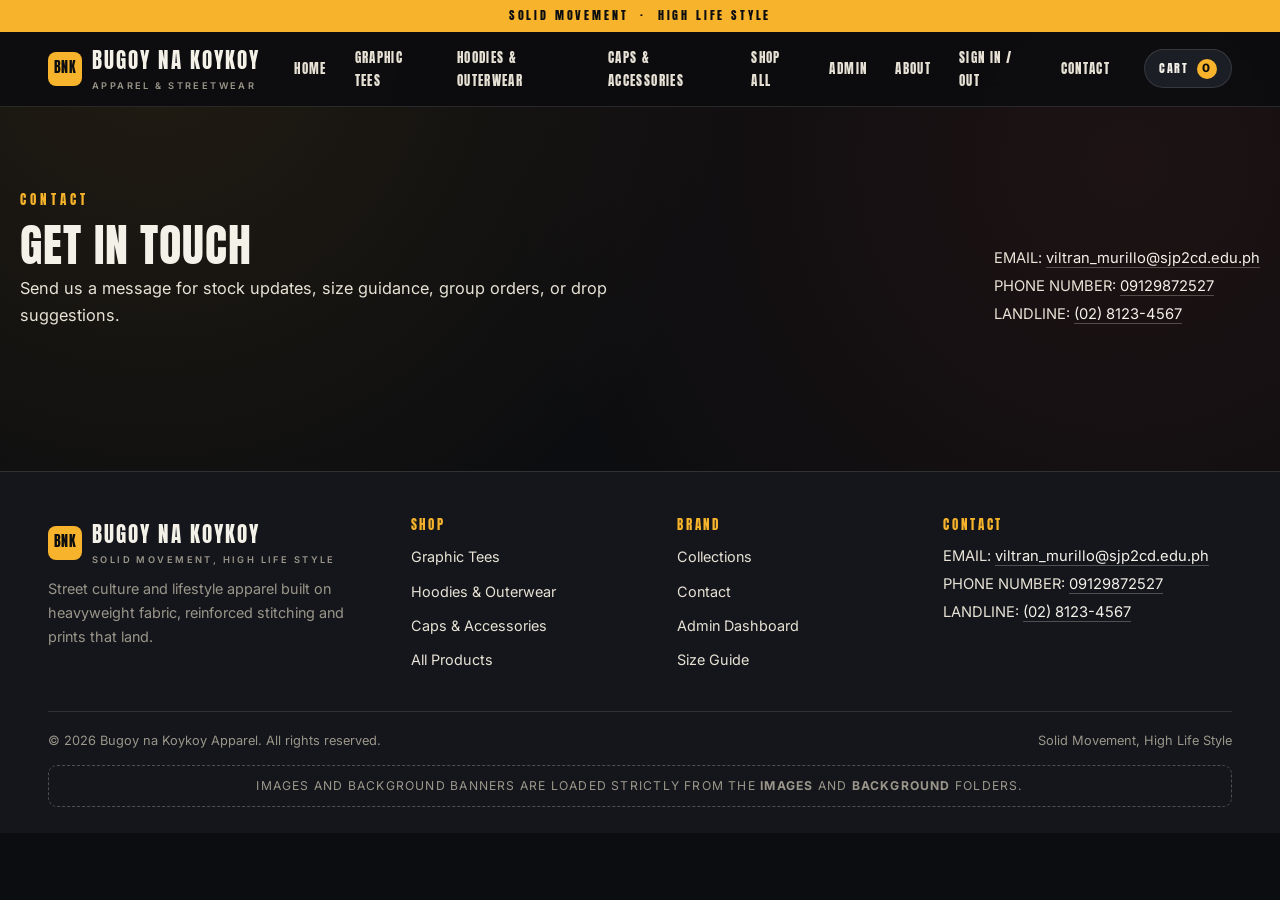
<file: contact.html>
<!DOCTYPE html>
<html lang="en">
  <head>
    <meta charset="utf-8" />
    <meta name="viewport" content="width=device-width, initial-scale=1" />
    <meta
      name="description"
      content="Bugoy na Koykoy Apparel — street culture and lifestyle apparel. Solid Movement, High Life Style. Graphic tees, hoodies, outerwear, caps and accessories."
    />
    <title>Contact — Bugoy na Koykoy Apparel</title>
    <link rel="preconnect" href="https://fonts.googleapis.com" />
    <link rel="preconnect" href="https://fonts.gstatic.com" crossorigin />
    <link
      href="https://fonts.googleapis.com/css2?family=Anton&family=Inter:wght@400;500;600;700;800&display=swap"
      rel="stylesheet"
    />
    <link rel="stylesheet" href="css/style.css" />
    <link rel="icon" href="images/favicon.svg" type="image/svg+xml" />
  </head>
  <body>
    <a class="skip-link" href="#main">Skip to content</a>

    <div class="topbar">Solid Movement &nbsp;·&nbsp; High Life Style</div>

    <header class="site-header">
      <div class="container header-inner">
        <a class="logo" href="index.html">
          <span class="logo-mark" aria-hidden="true">BNK</span>
          <span>
            Bugoy na Koykoy
            <small>Apparel &amp; Streetwear</small>
          </span>
        </a>

        <button
          class="nav-toggle"
          id="navToggle"
          aria-expanded="false"
          aria-controls="navList"
          aria-label="Toggle navigation"
        >
          <span class="bars" aria-hidden="true"><span></span><span></span><span></span></span>
          Menu
        </button>

        <nav class="nav" aria-label="Primary navigation">
          <ul class="nav-list" id="navList">
            <li><a class="nav-link" href="index.html">Home</a></li>
            <li>
              <a class="nav-link" href="products.html?cat=graphic-tees">Graphic Tees</a>
            </li>
            <li>
              <a class="nav-link" href="products.html?cat=hoodies-outerwear">Hoodies &amp; Outerwear</a>
            </li>
            <li>
              <a class="nav-link" href="products.html?cat=caps-accessories">Caps &amp; Accessories</a>
            </li>
            <li><a class="nav-link" href="products.html">Shop All</a></li>
            <li><a class="nav-link" href="admin.html">Admin</a></li>
            <li><a class="nav-link" href="about.html">About</a></li>
            <li><a class="nav-link" href="login.html">Sign In / Out</a></li>
            <li><a class="nav-link" href="contact.html">Contact</a></li>
          </ul>
        </nav>

        <div class="header-actions">
          <button class="cart-btn" type="button" data-open-cart>
            Cart <span class="cart-count" data-cart-count>0</span>
          </button>
        </div>
      </div>
    </header>

    <main id="main">
      <section class="section container">
        <header class="section-header">
          <div>
            <p class="eyebrow">Contact</p>
            <h2 class="section-title">Get In Touch</h2>
            <p class="lede">Send us a message for stock updates, size guidance, group orders, or drop suggestions.</p>
          </div>
          <div class="contact-line">
            <div>EMAIL: <a href="mailto:viltran_murillo@sjp2cd.edu.ph">viltran_murillo@sjp2cd.edu.ph</a></div>
            <div>PHONE NUMBER: <a href="tel:09129872527">09129872527</a></div>
            <div>LANDLINE: <a href="tel:0281234567">(02) 8123-4567</a></div>
          </div>
        </header>
      </section>
    </main>

    <footer class="site-footer">
      <div class="container">
        <div class="footer-grid">
          <div class="footer-brand">
            <a class="logo" href="index.html">
              <span class="logo-mark" aria-hidden="true">BNK</span>
              <span>
                Bugoy na Koykoy
                <small>Solid Movement, High Life Style</small>
              </span>
            </a>
            <p>
              Street culture and lifestyle apparel built on heavyweight fabric,
              reinforced stitching and prints that land.
            </p>
          </div>

          <div>
            <h3 class="footer-title">Shop</h3>
            <ul class="footer-list">
              <li><a href="products.html?cat=graphic-tees">Graphic Tees</a></li>
              <li><a href="products.html?cat=hoodies-outerwear">Hoodies &amp; Outerwear</a></li>
              <li><a href="products.html?cat=caps-accessories">Caps &amp; Accessories</a></li>
              <li><a href="products.html">All Products</a></li>
            </ul>
          </div>

          <div>
            <h3 class="footer-title">Brand</h3>
            <ul class="footer-list">
              <li><a href="index.html#collections">Collections</a></li>
              <li><a href="index.html#contact">Contact</a></li>
              <li><a href="admin.html">Admin Dashboard</a></li>
              <li><a href="products.html">Size Guide</a></li>
            </ul>
          </div>

          <div>
            <h3 class="footer-title">Contact</h3>
            <div class="contact-line">
              <div>EMAIL: <a href="mailto:viltran_murillo@sjp2cd.edu.ph">viltran_murillo@sjp2cd.edu.ph</a></div>
              <div>PHONE NUMBER: <a href="tel:09129872527">09129872527</a></div>
            <div>LANDLINE: <a href="tel:0281234567">(02) 8123-4567</a></div>
            </div>
          </div>
        </div>

        <div class="footer-bottom">
          <span>&copy; <span id="currentYear">2026</span> Bugoy na Koykoy Apparel. All rights reserved.</span>
          <span>Solid Movement, High Life Style</span>
        </div>
        <p class="notice-strip">
          Images and background banners are loaded strictly from the
          <strong>images</strong> and <strong>background</strong> folders.
        </p>
      </div>
    </footer>

    <!-- ========================= CART DRAWER ======================== -->
    <div class="drawer" id="cartDrawer" hidden>
      <button class="drawer-scrim" type="button" data-close-cart aria-label="Close cart"></button>
      <aside class="drawer-panel" role="dialog" aria-modal="true" aria-label="Shopping cart">
        <div class="drawer-head">
          <h3>Your Cart</h3>
          <button class="modal-close" type="button" data-close-cart aria-label="Close cart">&#10005;</button>
        </div>
        <div class="drawer-body" id="cartLines"></div>
        <div class="drawer-foot">
          <div class="total-row"><span>Subtotal</span><span id="cartTotal">₱0</span></div>
          <button class="btn" type="button" id="checkoutBtn">Checkout</button>
          <button class="btn ghost" type="button" data-close-cart>Keep Shopping</button>
        </div>
      </aside>
    </div>

    <div class="toast-wrap" id="toastWrap"></div>

    <script src="js/app.js"></script>
    <script src="js/home.js"></script>
  </body>
</html>
</file>
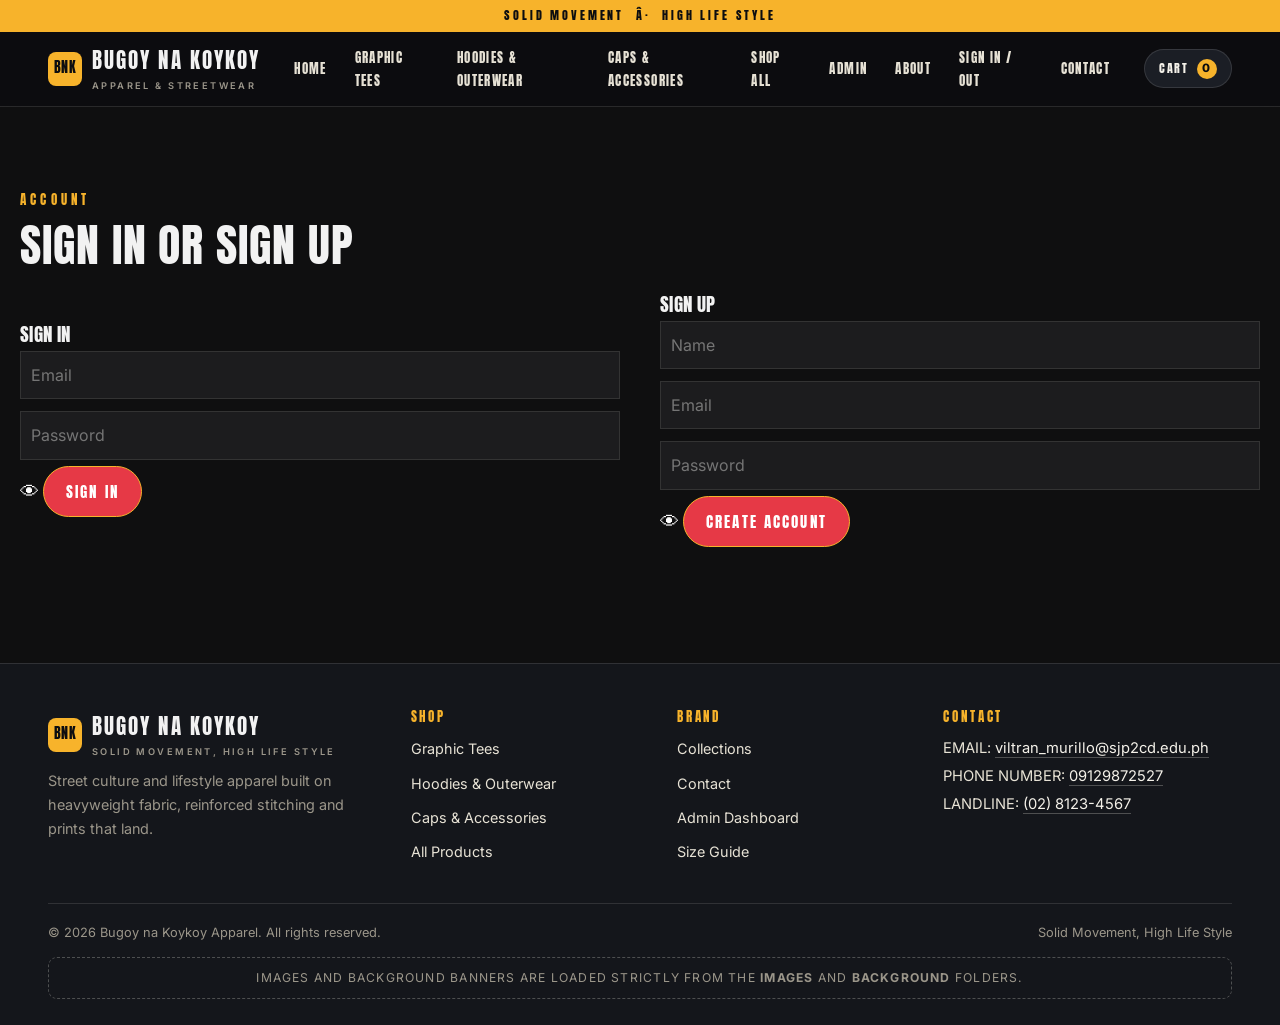
<file: login.html>
<!DOCTYPE html>
<html lang="en">
  <head>
    <meta charset="utf-8" />
    <meta name="viewport" content="width=device-width, initial-scale=1" />
    <meta
      name="description"
      content="Bugoy na Koykoy Apparel â€” street culture and lifestyle apparel. Solid Movement, High Life Style. Graphic tees, hoodies, outerwear, caps and accessories."
    />
    <title>Bugoy na Koykoy Apparel â€” Solid Movement, High Life Style</title>
    <link rel="preconnect" href="https://fonts.googleapis.com" />
    <link rel="preconnect" href="https://fonts.gstatic.com" crossorigin />
    <link
      href="https://fonts.googleapis.com/css2?family=Anton&family=Inter:wght@400;500;600;700;800&display=swap"
      rel="stylesheet"
    />
    <link rel="stylesheet" href="css/style.css" />
    <link rel="icon" href="images/favicon.svg" type="image/svg+xml" />
  <style>input{background:#1c1c1e;color:#f2f2f2;border:1px solid #333;} .btn{background:#e63946;color:#fff;}</style>
</head>
  <body style="background:#0f0f10;color:#f2f2f2;">
    <a class="skip-link" href="#main">Skip to content</a>

    <div class="topbar">Solid Movement &nbsp;Â·&nbsp; High Life Style</div>

    <header class="site-header">
      <div class="container header-inner">
        <a class="logo" href="index.html">
          <span class="logo-mark" aria-hidden="true">BNK</span>
          <span>
            Bugoy na Koykoy
            <small>Apparel &amp; Streetwear</small>
          </span>
        </a>

        <button
          class="nav-toggle"
          id="navToggle"
          aria-expanded="false"
          aria-controls="navList"
          aria-label="Toggle navigation"
        >
          <span class="bars" aria-hidden="true"><span></span><span></span><span></span></span>
          Menu
        </button>

        <nav class="nav" aria-label="Primary navigation">
          <ul class="nav-list" id="navList">
            <li><a class="nav-link" href="index.html">Home</a></li>
            <li>
              <a class="nav-link" href="products.html?cat=graphic-tees">Graphic Tees</a>
            </li>
            <li>
              <a class="nav-link" href="products.html?cat=hoodies-outerwear">Hoodies &amp; Outerwear</a>
            </li>
            <li>
              <a class="nav-link" href="products.html?cat=caps-accessories">Caps &amp; Accessories</a>
            </li>
            <li><a class="nav-link" href="products.html">Shop All</a></li>
            <li><a class="nav-link" href="admin.html">Admin</a></li>
            <li><a class="nav-link" href="about.html">About</a></li>
            <li><a class="nav-link" href="login.html">Sign In / Out</a></li>
            <li><a class="nav-link" href="contact.html">Contact</a></li>
          </ul>
        </nav>

        <div class="header-actions">
          <button class="cart-btn" type="button" data-open-cart>
            Cart <span class="cart-count" data-cart-count>0</span>
          </button>
        </div>
      </div>
    </header>

    <main id="main">
      <section class="section container">
        <header class="section-header">
          <div>
            <p class="eyebrow">Account</p>
            <h2 class="section-title">Sign In or Sign Up</h2>
          </div>
        </header>
        <div class="split">
          <div>
            <h3>Sign In</h3>
            <form id="loginForm">
              <input type="email" placeholder="Email" required style="width:100%;padding:10px;margin:6px 0;" />
              <input type="password" placeholder="Password" required style="width:100%;padding:10px;margin:6px 0;" /><button type="button" onclick="var i=this.previousElementSibling;i.type=i.type==='password'?'text':'password';this.textContent=i.type==='password'?'👁':'🙈';" style="margin:6px 0;background:transparent;color:#fff;border:none;cursor:pointer;font-size:1.2rem;">👁</button>
              <button class="btn" type="submit">Sign In</button>
            </form>
          </div>
          <div>
            <h3>Sign Up</h3>
            <form id="signupForm">
              <input type="text" placeholder="Name" required style="width:100%;padding:10px;margin:6px 0;" />
              <input type="email" placeholder="Email" required style="width:100%;padding:10px;margin:6px 0;" />
              <input type="password" placeholder="Password" required style="width:100%;padding:10px;margin:6px 0;" /><button type="button" onclick="var i=this.previousElementSibling;i.type=i.type==='password'?'text':'password';this.textContent=i.type==='password'?'👁':'🙈';" style="margin:6px 0;background:transparent;color:#fff;border:none;cursor:pointer;font-size:1.2rem;">👁</button>
              <button class="btn" type="submit">Create Account</button>
            </form>
          </div>
        </div>
      </section>
    </main>

    <footer class="site-footer">
      <div class="container">
        <div class="footer-grid">
          <div class="footer-brand">
            <a class="logo" href="index.html">
              <span class="logo-mark" aria-hidden="true">BNK</span>
              <span>
                Bugoy na Koykoy
                <small>Solid Movement, High Life Style</small>
              </span>
            </a>
            <p>
              Street culture and lifestyle apparel built on heavyweight fabric,
              reinforced stitching and prints that land.
            </p>
          </div>

          <div>
            <h3 class="footer-title">Shop</h3>
            <ul class="footer-list">
              <li><a href="products.html?cat=graphic-tees">Graphic Tees</a></li>
              <li><a href="products.html?cat=hoodies-outerwear">Hoodies &amp; Outerwear</a></li>
              <li><a href="products.html?cat=caps-accessories">Caps &amp; Accessories</a></li>
              <li><a href="products.html">All Products</a></li>
            </ul>
          </div>

          <div>
            <h3 class="footer-title">Brand</h3>
            <ul class="footer-list">
              <li><a href="index.html#collections">Collections</a></li>
              <li><a href="index.html#contact">Contact</a></li>
              <li><a href="admin.html">Admin Dashboard</a></li>
              <li><a href="products.html">Size Guide</a></li>
            </ul>
          </div>

          <div>
            <h3 class="footer-title">Contact</h3>
            <div class="contact-line">
              <div>EMAIL: <a href="mailto:viltran_murillo@sjp2cd.edu.ph">viltran_murillo@sjp2cd.edu.ph</a></div>
              <div>PHONE NUMBER: <a href="tel:09129872527">09129872527</a></div>
            <div>LANDLINE: <a href="tel:0281234567">(02) 8123-4567</a></div>
            </div>
          </div>
        </div>

        <div class="footer-bottom">
          <span>&copy; <span id="currentYear">2026</span> Bugoy na Koykoy Apparel. All rights reserved.</span>
          <span>Solid Movement, High Life Style</span>
        </div>
        <p class="notice-strip">
          Images and background banners are loaded strictly from the
          <strong>images</strong> and <strong>background</strong> folders.
        </p>
      </div>
    </footer>

    <!-- ========================= CART DRAWER ======================== -->
    <div class="drawer" id="cartDrawer" hidden>
      <button class="drawer-scrim" type="button" data-close-cart aria-label="Close cart"></button>
      <aside class="drawer-panel" role="dialog" aria-modal="true" aria-label="Shopping cart">
        <div class="drawer-head">
          <h3>Your Cart</h3>
          <button class="modal-close" type="button" data-close-cart aria-label="Close cart">&#10005;</button>
        </div>
        <div class="drawer-body" id="cartLines"></div>
        <div class="drawer-foot">
          <div class="total-row"><span>Subtotal</span><span id="cartTotal">â‚±0</span></div>
          <button class="btn" type="button" id="checkoutBtn">Checkout</button>
          <button class="btn ghost" type="button" data-close-cart>Keep Shopping</button>
        </div>
      </aside>
    </div>

    <div class="toast-wrap" id="toastWrap"></div>

    <script src="js/app.js"></script>
    <script src="js/home.js"></script>
  <script>
var USERS_KEY="bnk_users_v1";
function getUsers(){try{return JSON.parse(localStorage.getItem(USERS_KEY)||"[]");}catch(e){return [];}}
document.getElementById("signupForm").addEventListener("submit",function(e){
  e.preventDefault();
  var name=this.querySelector('input[type="text"]').value;
  var email=this.querySelector('input[type="email"]').value;
  var pass=this.querySelector('input[type="password"]').value;
  var users=getUsers();
  if(users.some(function(u){return u.email===email;})){alert("Account already exists. Please log in.");return;}
  users.push({name:name,email:email,password:pass});
  localStorage.setItem(USERS_KEY,JSON.stringify(users));
  alert("Account created. You can now log in.");
  this.reset();
});
document.getElementById("loginForm").addEventListener("submit",function(e){
  e.preventDefault();
  var email=this.querySelector('input[type="email"]').value;
  var pass=this.querySelector('input[type="password"]').value;
  var users=getUsers();
  var user=users.find(function(u){return u.email===email && u.password===pass;});
  if(!user){alert("No account found or wrong password. Create an account first.");return;}
  localStorage.setItem("bnk_session_v1",JSON.stringify(user));
  window.location.href="products.html";
});
</script>
</body>
</html>
</file>
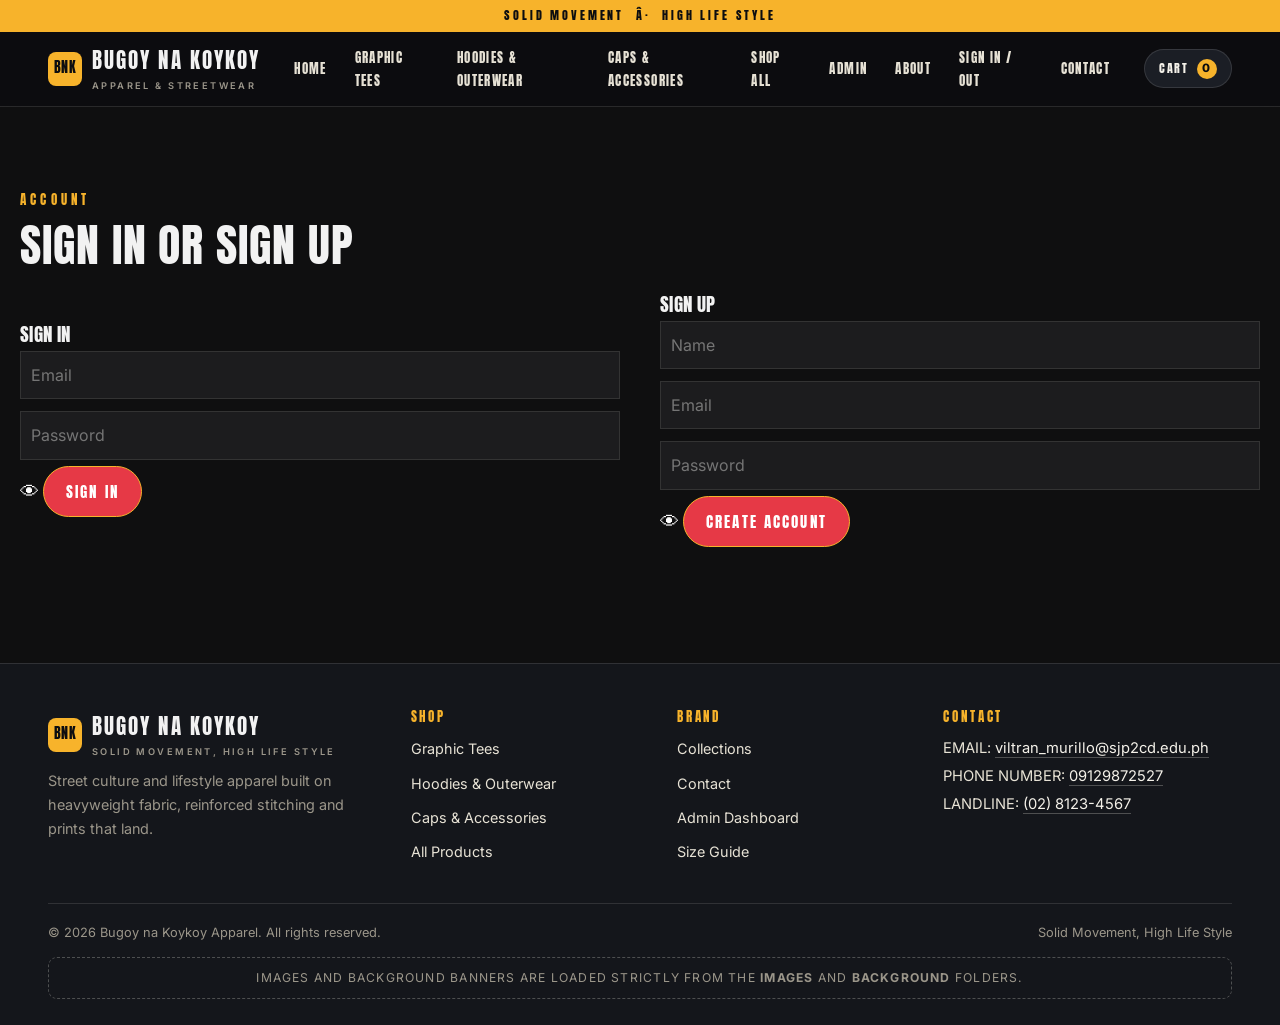
<file: products.html>
<!DOCTYPE html>
<html lang="en">
  <head>
    <meta charset="utf-8" />
    <meta name="viewport" content="width=device-width, initial-scale=1" />
    <meta
      name="description"
      content="Shop the Bugoy na Koykoy Apparel catalogue — graphic tees, hoodies and outerwear, caps and accessories with full material, fit and detail specifications."
    />
    <title>Shop All – Bugoy na Koykoy Apparel</title>
    <link rel="preconnect" href="https://fonts.googleapis.com" />
    <link rel="preconnect" href="https://fonts.gstatic.com" crossorigin />
    <link
      href="https://fonts.googleapis.com/css2?family=Anton&family=Inter:wght@400;500;600;700;800&display=swap"
      rel="stylesheet"
    />
    <link rel="stylesheet" href="css/style.css" />
    <link rel="icon" href="images/favicon.svg" type="image/svg+xml" />
  </head>
  <body>
    <a class="skip-link" href="#main">Skip to content</a>

    <div class="topbar">Solid Movement &nbsp;·&nbsp; High Life Style</div>

    <header class="site-header">
      <div class="container header-inner">
        <a class="logo" href="index.html">
          <span class="logo-mark" aria-hidden="true">BNK</span>
          <span>
            Bugoy na Koykoy
            <small>Apparel &amp; Streetwear</small>
          </span>
        </a>

        <button
          class="nav-toggle"
          id="navToggle"
          aria-expanded="false"
          aria-controls="navList"
          aria-label="Toggle navigation"
        >
          <span class="bars" aria-hidden="true"><span></span><span></span><span></span></span>
          Menu
        </button>

        <nav class="nav" aria-label="Primary navigation">
          <ul class="nav-list" id="navList">
            <li><a class="nav-link" href="index.html">Home</a></li>
            <li>
              <a class="nav-link" href="products.html?cat=graphic-tees">Graphic Tees</a>
            </li>
            <li>
              <a class="nav-link" href="products.html?cat=hoodies-outerwear">Hoodies &amp; Outerwear</a>
            </li>
            <li>
              <a class="nav-link" href="products.html?cat=caps-accessories">Caps &amp; Accessories</a>
            </li>
            <li><a class="nav-link" href="products.html">Shop All</a></li>
            <li><a class="nav-link" href="admin.html">Admin</a></li>
            <li><a class="nav-link" href="about.html">About</a></li>
            <li><a class="nav-link" href="login.html">Sign In / Out</a></li>
            <li><a class="nav-link" href="contact.html">Contact</a></li>
          </ul>
        </nav>

        <div class="header-actions">
          <button class="cart-btn" type="button" data-open-cart>
            Cart <span class="cart-count" data-cart-count>0</span>
          </button>
        </div>
      </div>
    </header>

    <main id="main">
      <section class="page-head">
        <div class="container">
          <p class="eyebrow" id="catalogueEyebrow">The Catalogue</p>
          <h1 id="catalogueTitle">Shop All Products</h1>
          <p class="lede" id="catalogueLede">
            Every item ships with the full Bugoy na Koykoy specification sheet —
            material, fit and construction details.
          </p>
        </div>
      </section>

      <section class="section container">
        <div class="catalog-layout">
          <!-- ------------------------- FILTERS ------------------------- -->
          <aside class="filters" aria-label="Product filters">
            <div>
              <h4>Search</h4>
              <div class="search-row">
                <input
                  class="input"
                  id="searchInput"
                  type="search"
                  placeholder="Search item name…"
                  autocomplete="off"
                />
              </div>
            </div>

            <div class="filter-group">
              <h4>Category</h4>
              <div class="filter-options" id="categoryFilters"></div>
            </div>

            <div class="filter-group">
              <h4>Available Size</h4>
              <div class="filter-options" id="sizeFilters"></div>
            </div>

            <div class="filter-group">
              <h4>Availability</h4>
              <div class="filter-options" id="availabilityFilters"></div>
            </div>

            <div class="filter-group">
              <h4>Price Range (PHP)</h4>
              <div class="search-row">
                <input
                  class="input"
                  id="minPrice"
                  type="number"
                  min="0"
                  step="50"
                  placeholder="Min"
                />
                <input
                  class="input"
                  id="maxPrice"
                  type="number"
                  min="0"
                  step="50"
                  placeholder="Max"
                />
              </div>
            </div>

            <button class="btn secondary" type="button" id="resetFilters">
              Reset Filters
            </button>
          </aside>

          <!-- -------------------------- RESULTS ------------------------ -->
          <div>
            <div class="result-bar">
              <div class="meta" id="filterMeta" aria-live="polite">0 item(s)</div>
              <div style="display: flex; gap: 10px; align-items: center; flex-wrap: wrap;">
                <label class="meta" for="sortSelect">Sort</label>
                <select class="select" id="sortSelect" style="width: auto;">
                  <option value="featured">Featured first</option>
                  <option value="best">Top sellers</option>
                  <option value="price-asc">Price: low to high</option>
                  <option value="price-desc">Price: high to low</option>
                  <option value="name">Name: A to Z</option>
                  <option value="stock">Stock: most available</option>
                </select>
              </div>
            </div>

            <div class="grid" id="productsGrid"></div>
          </div>
        </div>
      </section>

      <section class="section-tight container" id="contact">
        <header class="section-header">
          <div>
            <p class="eyebrow">Need A Hand?</p>
            <h2 class="section-title">Sizing, Restocks, Group Orders</h2>
          </div>
          <div class="contact-line">
            <div>EMAIL: <a href="mailto:viltran_murillo@sjp2cd.edu.ph">viltran_murillo@sjp2cd.edu.ph</a></div>
            <div>PHONE NUMBER: <a href="tel:09129872527">09129872527</a></div>
            <div>LANDLINE: <a href="tel:0281234567">(02) 8123-4567</a></div>
          </div>
        </header>
      </section>
    </main>

    <footer class="site-footer">
      <div class="container">
        <div class="footer-grid">
          <div class="footer-brand">
            <a class="logo" href="index.html">
              <span class="logo-mark" aria-hidden="true">BNK</span>
              <span>
                Bugoy na Koykoy
                <small>Solid Movement, High Life Style</small>
              </span>
            </a>
            <p>
              Street culture and lifestyle apparel built on heavyweight fabric,
              reinforced stitching and prints that land.
            </p>
          </div>

          <div>
            <h3 class="footer-title">Shop</h3>
            <ul class="footer-list">
              <li><a href="products.html?cat=graphic-tees">Graphic Tees</a></li>
              <li><a href="products.html?cat=hoodies-outerwear">Hoodies &amp; Outerwear</a></li>
              <li><a href="products.html?cat=caps-accessories">Caps &amp; Accessories</a></li>
              <li><a href="products.html">All Products</a></li>
            </ul>
          </div>

          <div>
            <h3 class="footer-title">Brand</h3>
            <ul class="footer-list">
              <li><a href="index.html#collections">Collections</a></li>
              <li><a href="index.html#contact">Contact</a></li>
              <li><a href="admin.html">Admin Dashboard</a></li>
              <li><a href="products.html">Size Guide</a></li>
            </ul>
          </div>

          <div>
            <h3 class="footer-title">Contact</h3>
            <div class="contact-line">
              <div>EMAIL: <a href="mailto:viltran_murillo@sjp2cd.edu.ph">viltran_murillo@sjp2cd.edu.ph</a></div>
              <div>PHONE NUMBER: <a href="tel:09129872527">09129872527</a></div>
            <div>LANDLINE: <a href="tel:0281234567">(02) 8123-4567</a></div>
            </div>
          </div>
        </div>

        <div class="footer-bottom">
          <span>&copy; <span id="currentYear">2026</span> Bugoy na Koykoy Apparel. All rights reserved.</span>
          <span>Solid Movement, High Life Style</span>
        </div>
        <p class="notice-strip">
          Images and background banners are loaded strictly from the
          <strong>images</strong> and <strong>background</strong> folders.
        </p>
      </div>
    </footer>

    <!-- ========================= CART DRAWER ======================== -->
    <div class="drawer" id="cartDrawer" hidden>
      <button class="drawer-scrim" type="button" data-close-cart aria-label="Close cart"></button>
      <aside class="drawer-panel" role="dialog" aria-modal="true" aria-label="Shopping cart">
        <div class="drawer-head">
          <h3>Your Cart</h3>
          <button class="modal-close" type="button" data-close-cart aria-label="Close cart">&#10005;</button>
        </div>
        <div class="drawer-body" id="cartLines"></div>
        <div class="drawer-foot">
          <div class="total-row"><span>Subtotal</span><span id="cartTotal">₱0</span></div>
          <button class="btn" type="button" id="checkoutBtn">Checkout</button>
          <button class="btn ghost" type="button" data-close-cart>Keep Shopping</button>
        </div>
      </aside>
    </div>

    <div class="toast-wrap" id="toastWrap"></div>

    <script src="js/app.js"></script>
    <script src="js/products.js"></script>
  <script>if(!localStorage.getItem("bnk_session_v1")){window.location.href="login.html";}</script>
</body>
</html>
</file>
<file: css/style.css>
/* ==========================================================================
   Bugoy na Koykoy Apparel — "Solid Movement, High Life Style"
   External stylesheet (CSS3). Mobile-first, responsive breakpoints:
   640px (sm) / 900px (md) / 1200px (lg)
   ========================================================================== */

/* ---------- 1. Reset & tokens ---------- */
*,
*::before,
*::after {
  margin: 0;
  padding: 0;
  box-sizing: border-box;
}

:root {
  --ink: #0c0d10;
  --ink-2: #14161b;
  --ink-3: #1b1e25;
  --ink-4: #252932;
  --bone: #f4f1e9;
  --bone-2: #e7e2d5;
  --gold: #f7b32b;
  --gold-deep: #d98c07;
  --rust: #e2543c;
  --muted: #9b968a;
  --line: rgba(244, 241, 233, 0.12);
  --line-strong: rgba(244, 241, 233, 0.26);
  --success: #4caf50;
  --radius: 14px;
  --radius-sm: 9px;
  --shadow: 0 18px 40px -22px rgba(0, 0, 0, 0.9);
  --display: "Anton", "Haettenschweiler", "Arial Narrow", Impact, sans-serif;
  --body: "Inter", system-ui, -apple-system, "Segoe UI", Roboto, Helvetica,
    Arial, sans-serif;
  --max: 1240px;
  --gutter: 16px;
  --header-h: 62px;
}

/* ---------- 2. Base ---------- */
html {
  scroll-behavior: smooth;
  -webkit-text-size-adjust: 100%;
}

body {
  min-height: 100%;
  font-family: var(--body);
  font-size: 16px;
  line-height: 1.65;
  color: var(--bone);
  background-color: var(--ink);
  background-image:
    radial-gradient(circle at 12% 4%, rgba(247, 179, 43, 0.09), transparent 42%),
    radial-gradient(circle at 88% 18%, rgba(226, 84, 60, 0.08), transparent 46%);
  background-attachment: fixed;
  overflow-x: hidden;
}

img {
  max-width: 100%;
  display: block;
}

a {
  color: inherit;
  text-decoration: none;
}

button,
input,
select,
textarea {
  font: inherit;
  color: inherit;
}

ul {
  list-style: none;
}

:focus-visible {
  outline: 2px solid var(--gold);
  outline-offset: 3px;
}

::selection {
  background: var(--gold);
  color: var(--ink);
}

/* ---------- 3. Layout helpers ---------- */
.container {
  width: 100%;
  max-width: var(--max);
  margin: 0 auto;
  padding: 0 var(--gutter);
}

.section {
  padding: 56px 0;
}

.section-tight {
  padding: 36px 0;
}

.skip-link {
  position: absolute;
  left: -9999px;
  top: 0;
  background: var(--gold);
  color: var(--ink);
  padding: 10px 16px;
  z-index: 200;
  font-weight: 700;
}

.skip-link:focus {
  left: 8px;
  top: 8px;
}

.sr-only {
  position: absolute;
  width: 1px;
  height: 1px;
  padding: 0;
  margin: -1px;
  overflow: hidden;
  clip: rect(0 0 0 0);
  white-space: nowrap;
  border: 0;
}

/* ---------- 4. Typography ---------- */
h1,
h2,
h3,
h4 {
  font-family: var(--display);
  font-weight: 400;
  letter-spacing: 0.02em;
  line-height: 1.05;
  text-transform: uppercase;
}

.section-title {
  font-size: clamp(1.75rem, 6vw, 2.9rem);
}

.eyebrow {
  font-family: var(--display);
  font-size: 0.82rem;
  letter-spacing: 0.32em;
  text-transform: uppercase;
  color: var(--gold);
  margin-bottom: 10px;
}

.lede {
  color: var(--bone-2);
  font-size: 1.02rem;
  max-width: 60ch;
}

.meta {
  color: var(--muted);
  font-size: 0.88rem;
}

.muted {
  color: var(--muted);
}

.price {
  font-family: var(--display);
  font-size: 1.3rem;
  letter-spacing: 0.04em;
  color: var(--gold);
}

.section-header {
  display: flex;
  flex-wrap: wrap;
  align-items: flex-end;
  justify-content: space-between;
  gap: 14px;
  margin-bottom: 26px;
}

.section-header p {
  margin-top: 6px;
}

/* ---------- 5. Buttons & chips ---------- */
.btn {
  display: inline-flex;
  align-items: center;
  justify-content: center;
  gap: 8px;
  padding: 12px 22px;
  border: 1px solid var(--gold);
  border-radius: 999px;
  background: var(--gold);
  color: var(--ink);
  font-family: var(--display);
  font-size: 0.95rem;
  letter-spacing: 0.14em;
  text-transform: uppercase;
  cursor: pointer;
  transition: transform 0.16s ease, background-color 0.16s ease,
    color 0.16s ease, border-color 0.16s ease;
}

.btn:hover {
  background: var(--gold-deep);
  border-color: var(--gold-deep);
  transform: translateY(-2px);
}

.btn:active {
  transform: translateY(0);
}

.btn.ghost,
.btn.secondary {
  background: transparent;
  color: var(--bone);
  border-color: var(--line-strong);
}

.btn.ghost:hover,
.btn.secondary:hover {
  background: var(--bone);
  color: var(--ink);
  border-color: var(--bone);
}

.btn.rust {
  background: var(--rust);
  border-color: var(--rust);
  color: #fff;
}

.btn.rust:hover {
  background: #c9432c;
  border-color: #c9432c;
}

.btn.small {
  padding: 8px 14px;
  font-size: 0.78rem;
  letter-spacing: 0.1em;
}

.btn[disabled] {
  opacity: 0.45;
  cursor: not-allowed;
  transform: none;
}

.chip {
  display: inline-flex;
  align-items: center;
  gap: 6px;
  padding: 8px 15px;
  border: 1px solid var(--line);
  border-radius: 999px;
  background: var(--ink-2);
  color: var(--bone-2);
  font-size: 0.82rem;
  font-weight: 600;
  letter-spacing: 0.04em;
  cursor: pointer;
  transition: border-color 0.16s ease, background-color 0.16s ease,
    color 0.16s ease;
}

.chip:hover {
  border-color: var(--gold);
  color: var(--bone);
}

.chip.active {
  background: var(--gold);
  border-color: var(--gold);
  color: var(--ink);
}

/* ---------- 6. Header / navigation ---------- */
.site-header {
  position: sticky;
  top: 0;
  z-index: 60;
  background: rgba(12, 13, 16, 0.92);
  backdrop-filter: blur(12px);
  border-bottom: 1px solid var(--line);
}

.topbar {
  background: var(--gold);
  color: var(--ink);
  text-align: center;
  font-family: var(--display);
  font-size: 0.74rem;
  letter-spacing: 0.24em;
  text-transform: uppercase;
  padding: 6px 12px;
}

.header-inner {
  display: flex;
  align-items: center;
  justify-content: space-between;
  gap: 12px;
  min-height: var(--header-h);
}

.logo {
  display: flex;
  align-items: center;
  gap: 10px;
  font-family: var(--display);
  font-size: 1.16rem;
  letter-spacing: 0.1em;
  text-transform: uppercase;
  white-space: nowrap;
}

.logo-mark {
  display: grid;
  place-items: center;
  width: 34px;
  height: 34px;
  border-radius: 8px;
  background: var(--gold);
  color: var(--ink);
  font-size: 0.86rem;
  letter-spacing: 0.02em;
  flex: none;
}

.logo small {
  display: block;
  font-family: var(--body);
  font-size: 0.58rem;
  letter-spacing: 0.26em;
  color: var(--muted);
  font-weight: 600;
}

.nav-toggle {
  display: inline-flex;
  align-items: center;
  gap: 8px;
  background: transparent;
  border: 1px solid var(--line-strong);
  color: var(--bone);
  padding: 8px 13px;
  border-radius: 999px;
  font-family: var(--display);
  font-size: 0.78rem;
  letter-spacing: 0.16em;
  text-transform: uppercase;
  cursor: pointer;
}

.nav-toggle .bars {
  display: grid;
  gap: 3px;
}

.nav-toggle .bars span {
  display: block;
  width: 16px;
  height: 2px;
  background: currentColor;
}

.nav {
  display: none;
}

.nav-list {
  display: flex;
  flex-direction: column;
  gap: 2px;
}

.nav.open {
  display: block;
}

.nav-link {
  display: block;
  padding: 10px 8px;
  border-radius: var(--radius-sm);
  font-family: var(--display);
  font-size: 0.92rem;
  letter-spacing: 0.1em;
  text-transform: uppercase;
  color: var(--bone-2);
}

.nav-link:hover,
.nav-link:focus-visible {
  background: var(--ink-3);
  color: var(--gold);
}

.header-actions {
  display: flex;
  align-items: center;
  gap: 8px;
}

.cart-btn {
  position: relative;
  display: inline-flex;
  align-items: center;
  gap: 8px;
  background: var(--ink-3);
  border: 1px solid var(--line);
  color: var(--bone);
  border-radius: 999px;
  padding: 8px 14px;
  font-family: var(--display);
  font-size: 0.78rem;
  letter-spacing: 0.14em;
  text-transform: uppercase;
  cursor: pointer;
}

.cart-btn:hover {
  border-color: var(--gold);
}

.cart-count {
  min-width: 20px;
  height: 20px;
  padding: 0 5px;
  display: grid;
  place-items: center;
  border-radius: 999px;
  background: var(--gold);
  color: var(--ink);
  font-family: var(--body);
  font-weight: 800;
  font-size: 0.72rem;
}

/* ---------- 7. Hero ---------- */
.hero {
  position: relative;
  isolation: isolate;
  display: grid;
  align-items: center;
  min-height: 62vh;
  padding: 72px 0;
  background-color: var(--ink-2);
  background-image: url("../background/hero.svg");
  background-size: cover;
  background-position: center;
  background-repeat: no-repeat;
  overflow: hidden;
}

.hero::after {
  content: "";
  position: absolute;
  inset: 0;
  z-index: -1;
  background: linear-gradient(
    100deg,
    rgba(8, 9, 11, 0.94) 0%,
    rgba(8, 9, 11, 0.72) 48%,
    rgba(8, 9, 11, 0.38) 100%
  );
}

.hero-content {
  max-width: 720px;
}

.hero h1 {
  font-size: clamp(2.5rem, 11vw, 5.4rem);
  line-height: 0.95;
  margin-bottom: 16px;
}

.hero h1 em {
  font-style: normal;
  color: var(--gold);
}

.hero-tagline {
  font-family: var(--display);
  font-size: clamp(1.05rem, 4.2vw, 1.6rem);
  letter-spacing: 0.14em;
  text-transform: uppercase;
  color: var(--bone);
  margin-bottom: 14px;
}

.hero p {
  color: var(--bone-2);
  max-width: 52ch;
  margin-bottom: 26px;
}

.hero-actions {
  display: flex;
  flex-wrap: wrap;
  gap: 12px;
}

.hero-stats {
  display: grid;
  grid-template-columns: repeat(2, minmax(0, 1fr));
  gap: 14px;
  margin-top: 40px;
  max-width: 460px;
}

.hero-stat {
  border-left: 2px solid var(--gold);
  padding-left: 12px;
}

.hero-stat b {
  display: block;
  font-family: var(--display);
  font-size: 1.5rem;
  letter-spacing: 0.04em;
  color: var(--bone);
}

.hero-stat span {
  font-size: 0.76rem;
  letter-spacing: 0.14em;
  text-transform: uppercase;
  color: var(--muted);
}

/* ---------- 8. Marquee strip ---------- */
.marquee {
  background: var(--gold);
  color: var(--ink);
  border-top: 1px solid var(--ink);
  border-bottom: 1px solid var(--ink);
  overflow: hidden;
  padding: 10px 0;
}

.marquee-track {
  display: flex;
  gap: 38px;
  width: max-content;
  animation: marquee 26s linear infinite;
  font-family: var(--display);
  font-size: 0.9rem;
  letter-spacing: 0.2em;
  text-transform: uppercase;
}

.marquee-track span::after {
  content: "◆";
  margin-left: 38px;
  opacity: 0.55;
}

@keyframes marquee {
  from {
    transform: translateX(0);
  }
  to {
    transform: translateX(-50%);
  }
}

@media (prefers-reduced-motion: reduce) {
  .marquee-track {
    animation: none;
  }
  html {
    scroll-behavior: auto;
  }
}

/* ---------- 9. Cards / product grid ---------- */
.grid {
  display: grid;
  grid-template-columns: repeat(auto-fill, minmax(240px, 1fr));
  gap: 18px;
}

.card {
  display: flex;
  flex-direction: column;
  background: var(--ink-2);
  border: 1px solid var(--line);
  border-radius: var(--radius);
  overflow: hidden;
  transition: transform 0.18s ease, border-color 0.18s ease,
    box-shadow 0.18s ease;
}

.card:hover {
  transform: translateY(-4px);
  border-color: var(--line-strong);
  box-shadow: var(--shadow);
}

.card-media {
  position: relative;
  background: var(--ink-3);
  aspect-ratio: 1 / 1;
}

.card-media img {
  width: 100%;
  height: 100%;
  object-fit: cover;
}

.card-badges {
  position: absolute;
  top: 10px;
  left: 10px;
  display: flex;
  flex-direction: column;
  gap: 6px;
  align-items: flex-start;
}

.badge {
  padding: 4px 9px;
  border-radius: 999px;
  font-family: var(--display);
  font-size: 0.66rem;
  letter-spacing: 0.14em;
  text-transform: uppercase;
  background: var(--gold);
  color: var(--ink);
}

.badge.dark {
  background: var(--ink);
  color: var(--bone);
  border: 1px solid var(--line-strong);
}

.badge.rust {
  background: var(--rust);
  color: #fff;
}

.card-body {
  display: flex;
  flex-direction: column;
  gap: 8px;
  padding: 16px;
  flex: 1;
}

.card-title {
  font-size: 1.12rem;
}

.card-body .price {
  font-size: 1.15rem;
}

.card-actions {
  display: flex;
  flex-wrap: wrap;
  gap: 8px;
  margin-top: auto;
  padding-top: 6px;
}

.card-actions .btn {
  flex: 1 1 auto;
}

/* Stock / availability tags */
.avail {
  display: inline-flex;
  align-items: center;
  gap: 6px;
  align-self: flex-start;
  padding: 4px 10px;
  border-radius: 999px;
  font-size: 0.7rem;
  font-weight: 700;
  letter-spacing: 0.1em;
  text-transform: uppercase;
  border: 1px solid transparent;
}

.avail::before {
  content: "";
  width: 7px;
  height: 7px;
  border-radius: 50%;
  background: currentColor;
}

.avail.in-stock {
  color: #7ddc8a;
  background: rgba(76, 175, 80, 0.12);
  border-color: rgba(76, 175, 80, 0.34);
}

.avail.low-stock {
  color: var(--gold);
  background: rgba(247, 179, 43, 0.12);
  border-color: rgba(247, 179, 43, 0.34);
}

.avail.out-of-stock {
  color: #f08574;
  background: rgba(226, 84, 60, 0.14);
  border-color: rgba(226, 84, 60, 0.36);
}

/* Size pills */
.size-list {
  display: flex;
  flex-wrap: wrap;
  gap: 6px;
}

.size-pill {
  padding: 3px 9px;
  border: 1px solid var(--line);
  border-radius: 6px;
  font-size: 0.7rem;
  font-weight: 700;
  letter-spacing: 0.06em;
  color: var(--bone-2);
  background: var(--ink-3);
}

.size-pill.sold-out {
  color: var(--muted);
  text-decoration: line-through;
  opacity: 0.55;
}

.size-pill.low {
  border-color: var(--gold);
  color: var(--gold);
}

/* ---------- 10. Collection cards ---------- */
.collection-grid {
  display: grid;
  gap: 18px;
  grid-template-columns: 1fr;
}

.collection-card {
  position: relative;
  display: flex;
  flex-direction: column;
  justify-content: flex-end;
  min-height: 300px;
  padding: 22px;
  border-radius: var(--radius);
  border: 1px solid var(--line);
  overflow: hidden;
  background-color: var(--ink-3);
  background-size: cover;
  background-position: center;
  isolation: isolate;
}

.collection-card::after {
  content: "";
  position: absolute;
  inset: 0;
  z-index: -1;
  background: linear-gradient(
    to top,
    rgba(8, 9, 11, 0.95) 0%,
    rgba(8, 9, 11, 0.55) 55%,
    rgba(8, 9, 11, 0.12) 100%
  );
}

.collection-card h3 {
  font-size: 1.5rem;
  margin-bottom: 6px;
}

.collection-card p {
  color: var(--bone-2);
  font-size: 0.9rem;
  margin-bottom: 14px;
  max-width: 46ch;
}

.collection-card .collection-tag {
  font-family: var(--display);
  font-size: 0.72rem;
  letter-spacing: 0.22em;
  text-transform: uppercase;
  color: var(--gold);
  margin-bottom: 8px;
}

/* ---------- 11. Story / values band ---------- */
.band {
  position: relative;
  background-image: url("../background/banner-story.svg");
  background-size: cover;
  background-position: center;
  border-block: 1px solid var(--line);
  overflow: hidden;
}

.band .container {
  position: relative;
  padding-block: 64px;
}

.value-grid {
  display: grid;
  gap: 16px;
  grid-template-columns: 1fr;
}

.value {
  padding: 20px;
  border: 1px solid var(--line);
  border-radius: var(--radius);
  background: rgba(20, 22, 27, 0.82);
  backdrop-filter: blur(4px);
}

.value h4 {
  font-size: 1.05rem;
  margin-bottom: 8px;
  color: var(--gold);
}

.value p {
  color: var(--bone-2);
  font-size: 0.92rem;
}

/* ---------- 12. Split feature ---------- */
.split {
  display: grid;
  gap: 26px;
  align-items: center;
}

.split-media {
  border-radius: var(--radius);
  overflow: hidden;
  border: 1px solid var(--line);
  background: var(--ink-3);
  aspect-ratio: 4 / 3;
}

.split-media img {
  width: 100%;
  height: 100%;
  object-fit: cover;
}

/* ---------- 13. Catalog page ---------- */
.page-head {
  padding: 44px 0 20px;
  border-bottom: 1px solid var(--line);
}

.page-head h1 {
  font-size: clamp(2rem, 7vw, 3.4rem);
  margin-bottom: 8px;
}

.catalog-layout {
  display: grid;
  gap: 22px;
}

.catalog-layout > * {
  min-width: 0;
}

.filters {
  display: grid;
  gap: 16px;
  padding: 18px;
  border: 1px solid var(--line);
  border-radius: var(--radius);
  background: var(--ink-2);
  align-self: start;
}

.filter-group h4 {
  font-size: 0.82rem;
  letter-spacing: 0.18em;
  color: var(--gold);
  margin-bottom: 10px;
}

.filter-options {
  display: flex;
  flex-wrap: wrap;
  gap: 8px;
}

.field {
  display: block;
  margin-bottom: 14px;
}

.field > span {
  display: block;
  font-size: 0.76rem;
  letter-spacing: 0.14em;
  text-transform: uppercase;
  color: var(--muted);
  margin-bottom: 6px;
}

.input,
.select,
.textarea {
  width: 100%;
  padding: 11px 13px;
  background: var(--ink-3);
  border: 1px solid var(--line);
  border-radius: var(--radius-sm);
  color: var(--bone);
  font-size: 0.94rem;
}

.input:focus,
.select:focus,
.textarea:focus {
  border-color: var(--gold);
  outline: none;
}

.textarea {
  resize: vertical;
  min-height: 90px;
}

.select option {
  background: var(--ink-3);
}

.search-row {
  display: flex;
  gap: 10px;
  flex-wrap: wrap;
}

.search-row .input {
  flex: 1 1 200px;
}

.result-bar {
  display: flex;
  flex-wrap: wrap;
  align-items: center;
  justify-content: space-between;
  gap: 12px;
  margin-bottom: 18px;
}

.empty-state {
  grid-column: 1 / -1;
  padding: 50px 20px;
  text-align: center;
  border: 1px dashed var(--line-strong);
  border-radius: var(--radius);
  color: var(--muted);
}

/* ---------- 14. Product detail modal ---------- */
.modal {
  position: fixed;
  inset: 0;
  z-index: 120;
  display: grid;
  place-items: end center;
  background: rgba(6, 7, 9, 0.82);
  backdrop-filter: blur(4px);
  padding: 0;
}

.modal[hidden] {
  display: none;
}

.modal-panel {
  width: 100%;
  max-width: 980px;
  max-height: 92vh;
  overflow-y: auto;
  background: var(--ink-2);
  border: 1px solid var(--line);
  border-bottom: none;
  border-radius: 18px 18px 0 0;
  animation: sheetUp 0.24s ease;
}

@keyframes sheetUp {
  from {
    transform: translateY(28px);
    opacity: 0;
  }
  to {
    transform: translateY(0);
    opacity: 1;
  }
}

@media (prefers-reduced-motion: reduce) {
  .modal-panel {
    animation: none;
  }
}

.modal-close {
  position: absolute;
  top: 12px;
  right: 12px;
  z-index: 2;
  width: 38px;
  height: 38px;
  border-radius: 50%;
  border: 1px solid var(--line-strong);
  background: rgba(12, 13, 16, 0.7);
  color: var(--bone);
  font-size: 1.1rem;
  cursor: pointer;
}

.modal-close:hover {
  background: var(--rust);
  border-color: var(--rust);
}

.detail {
  display: grid;
  gap: 0;
}

.detail-media {
  background: var(--ink-3);
}

.detail-media img {
  width: 100%;
  aspect-ratio: 1 / 1;
  object-fit: cover;
}

.detail-body {
  padding: 22px;
}

.detail-body h3 {
  font-size: 1.7rem;
  margin-bottom: 6px;
}

.detail-body .price {
  font-size: 1.6rem;
  margin: 10px 0 12px;
}

.detail-body p {
  color: var(--bone-2);
  margin-bottom: 14px;
}

.spec-list {
  display: grid;
  gap: 10px;
  margin: 18px 0;
}

.spec {
  padding: 12px 14px;
  border: 1px solid var(--line);
  border-left: 3px solid var(--gold);
  border-radius: var(--radius-sm);
  background: var(--ink-3);
}

.spec dt {
  font-family: var(--display);
  font-size: 0.72rem;
  letter-spacing: 0.2em;
  text-transform: uppercase;
  color: var(--gold);
  margin-bottom: 4px;
}

.spec dd {
  margin: 0;
  color: var(--bone-2);
  font-size: 0.92rem;
}

.size-picker {
  display: flex;
  flex-wrap: wrap;
  gap: 8px;
  margin: 8px 0 16px;
}

.size-option {
  min-width: 52px;
  padding: 9px 12px;
  border: 1px solid var(--line);
  border-radius: var(--radius-sm);
  background: var(--ink-3);
  color: var(--bone-2);
  font-weight: 700;
  font-size: 0.84rem;
  cursor: pointer;
  transition: all 0.15s ease;
}

.size-option:hover:not([disabled]) {
  border-color: var(--gold);
  color: var(--bone);
}

.size-option.selected {
  background: var(--gold);
  border-color: var(--gold);
  color: var(--ink);
}

.size-option[disabled] {
  opacity: 0.35;
  text-decoration: line-through;
  cursor: not-allowed;
}

.stock-line {
  font-size: 0.8rem;
  color: var(--muted);
  margin-bottom: 14px;
}

.detail-actions {
  display: flex;
  flex-wrap: wrap;
  gap: 10px;
}

/* ---------- 15. Cart drawer ---------- */
.drawer {
  position: fixed;
  inset: 0;
  z-index: 140;
  display: grid;
  grid-template-columns: 1fr;
}

.drawer[hidden] {
  display: none;
}

.drawer-scrim {
  position: absolute;
  inset: 0;
  background: rgba(6, 7, 9, 0.78);
  border: 0;
  cursor: pointer;
}

.drawer-panel {
  position: relative;
  justify-self: end;
  width: 100%;
  max-width: 420px;
  height: 100%;
  background: var(--ink-2);
  border-left: 1px solid var(--line);
  display: flex;
  flex-direction: column;
  animation: drawerIn 0.22s ease;
}

@keyframes drawerIn {
  from {
    transform: translateX(24px);
    opacity: 0;
  }
  to {
    transform: translateX(0);
    opacity: 1;
  }
}

@media (prefers-reduced-motion: reduce) {
  .drawer-panel {
    animation: none;
  }
}

.drawer-head {
  display: flex;
  align-items: center;
  justify-content: space-between;
  gap: 12px;
  padding: 16px 18px;
  border-bottom: 1px solid var(--line);
}

.drawer-head h3 {
  font-size: 1.2rem;
}

.drawer-body {
  flex: 1;
  overflow-y: auto;
  padding: 14px 18px;
}

.drawer-foot {
  padding: 16px 18px;
  border-top: 1px solid var(--line);
  display: grid;
  gap: 12px;
}

.cart-line {
  display: grid;
  grid-template-columns: 62px 1fr;
  gap: 12px;
  padding: 12px 0;
  border-bottom: 1px solid var(--line);
}

.cart-line img {
  width: 62px;
  height: 62px;
  object-fit: cover;
  border-radius: 8px;
  background: var(--ink-3);
}

.cart-line h4 {
  font-size: 0.98rem;
  margin-bottom: 4px;
}

.qty {
  display: inline-flex;
  align-items: center;
  border: 1px solid var(--line);
  border-radius: 999px;
  overflow: hidden;
}

.qty button {
  background: transparent;
  border: none;
  color: var(--bone);
  padding: 4px 10px;
  cursor: pointer;
}

.qty button:hover {
  background: var(--ink-4);
  color: var(--gold);
}

.qty span {
  padding: 0 4px;
  font-size: 0.86rem;
  font-weight: 700;
  min-width: 20px;
  text-align: center;
}

.link-btn {
  background: none;
  border: none;
  color: var(--muted);
  font-size: 0.76rem;
  text-decoration: underline;
  cursor: pointer;
  padding: 0;
}

.link-btn:hover {
  color: var(--rust);
}

.total-row {
  display: flex;
  align-items: center;
  justify-content: space-between;
  font-family: var(--display);
  font-size: 1.2rem;
  letter-spacing: 0.06em;
}

.total-row span:last-child {
  color: var(--gold);
}

/* ---------- 16. Toast ---------- */
.toast-wrap {
  position: fixed;
  left: 50%;
  bottom: 22px;
  transform: translateX(-50%);
  z-index: 200;
  display: grid;
  gap: 8px;
  width: min(92vw, 420px);
}

.toast {
  padding: 12px 16px;
  border-radius: var(--radius-sm);
  background: var(--ink-3);
  border: 1px solid var(--gold);
  color: var(--bone);
  font-size: 0.9rem;
  box-shadow: var(--shadow);
  animation: toastIn 0.2s ease;
}

.toast.error {
  border-color: var(--rust);
}

@keyframes toastIn {
  from {
    opacity: 0;
    transform: translateY(10px);
  }
  to {
    opacity: 1;
    transform: translateY(0);
  }
}

/* ---------- 17. Admin dashboard ---------- */
.admin-layout {
  display: grid;
  gap: 22px;
}

.admin-layout > * {
  min-width: 0;
}

.stat-grid {
  display: grid;
  grid-template-columns: repeat(auto-fit, minmax(160px, 1fr));
  gap: 14px;
  margin-bottom: 24px;
}

.stat-card {
  padding: 18px;
  border: 1px solid var(--line);
  border-radius: var(--radius);
  background: var(--ink-2);
}

.stat-card span {
  display: block;
  font-size: 0.74rem;
  letter-spacing: 0.16em;
  text-transform: uppercase;
  color: var(--muted);
  margin-bottom: 6px;
}

.stat-card b {
  font-family: var(--display);
  font-size: 1.85rem;
  letter-spacing: 0.03em;
  color: var(--gold);
}

.admin-panel {
  border: 1px solid var(--line);
  border-radius: var(--radius);
  background: var(--ink-2);
  padding: 18px;
}

.admin-panel h2 {
  font-size: 1.3rem;
  margin-bottom: 14px;
}

.form-grid {
  display: grid;
  gap: 0 16px;
  grid-template-columns: 1fr;
}

.stock-editor {
  display: grid;
  grid-template-columns: repeat(auto-fit, minmax(86px, 1fr));
  gap: 10px;
}

.stock-field {
  display: grid;
  gap: 4px;
}

.stock-field label {
  font-size: 0.72rem;
  letter-spacing: 0.14em;
  text-transform: uppercase;
  color: var(--muted);
  text-align: center;
}

.form-msg {
  margin-top: 12px;
  padding: 9px 12px;
  border-radius: var(--radius-sm);
  font-size: 0.86rem;
  background: var(--ink-3);
  border: 1px solid var(--line);
}

.form-msg.ok {
  border-color: var(--success);
  color: #9be3a4;
}

.form-msg.err {
  border-color: var(--rust);
  color: #f4a294;
}

.table-wrap {
  overflow-x: auto;
  max-width: 100%;
  border: 1px solid var(--line);
  border-radius: var(--radius);
  background: var(--ink-2);
}

.table {
  width: 100%;
  border-collapse: collapse;
  min-width: 860px;
  font-size: 0.88rem;
}

.table th,
.table td {
  padding: 12px 14px;
  text-align: left;
  border-bottom: 1px solid var(--line);
  vertical-align: middle;
}

.table th {
  position: sticky;
  top: 0;
  background: var(--ink-3);
  font-family: var(--display);
  font-size: 0.74rem;
  letter-spacing: 0.16em;
  text-transform: uppercase;
  color: var(--gold);
  white-space: nowrap;
}

.table tbody tr:hover {
  background: rgba(244, 241, 233, 0.035);
}

.table img.thumb {
  width: 44px;
  height: 44px;
  object-fit: cover;
  border-radius: 7px;
  background: var(--ink-3);
}

.row-actions {
  display: flex;
  gap: 6px;
  flex-wrap: wrap;
}

.admin-toolbar {
  display: flex;
  flex-wrap: wrap;
  gap: 10px;
  align-items: center;
  margin-bottom: 16px;
}

.admin-toolbar .input,
.admin-toolbar .select {
  flex: 1 1 200px;
  width: auto;
}

/* ---------- 18. Footer ---------- */
.site-footer {
  border-top: 1px solid var(--line);
  background: var(--ink-2);
  padding: 46px 0 26px;
  margin-top: 40px;
}

.footer-grid {
  display: grid;
  gap: 26px;
  grid-template-columns: 1fr;
}

.footer-brand p {
  color: var(--muted);
  font-size: 0.9rem;
  max-width: 34ch;
  margin-top: 10px;
}

.footer-title {
  font-family: var(--display);
  font-size: 0.8rem;
  letter-spacing: 0.22em;
  text-transform: uppercase;
  color: var(--gold);
  margin-bottom: 12px;
}

.footer-list li {
  margin-bottom: 8px;
}

.footer-list a {
  color: var(--bone-2);
  font-size: 0.9rem;
}

.footer-list a:hover {
  color: var(--gold);
}

.contact-line {
  color: var(--bone-2);
  font-size: 0.92rem;
  line-height: 1.9;
}

.contact-line a {
  color: var(--bone);
  border-bottom: 1px solid var(--line-strong);
}

.contact-line a:hover {
  color: var(--gold);
  border-color: var(--gold);
}

.footer-bottom {
  margin-top: 30px;
  padding-top: 18px;
  border-top: 1px solid var(--line);
  display: flex;
  flex-wrap: wrap;
  gap: 10px;
  justify-content: space-between;
  color: var(--muted);
  font-size: 0.8rem;
}

.notice-strip {
  margin-top: 14px;
  padding: 10px 14px;
  border: 1px dashed var(--line-strong);
  border-radius: var(--radius-sm);
  font-size: 0.76rem;
  letter-spacing: 0.1em;
  text-transform: uppercase;
  color: var(--muted);
  text-align: center;
}

/* ==========================================================================
   19. Breakpoints
   ========================================================================== */

/* Small devices (>= 640px) */
@media (min-width: 640px) {
  :root {
    --gutter: 22px;
  }

  .grid {
    grid-template-columns: repeat(auto-fill, minmax(250px, 1fr));
  }

  .hero-stats {
    grid-template-columns: repeat(4, minmax(0, 1fr));
  }

  .value-grid {
    grid-template-columns: repeat(2, minmax(0, 1fr));
  }

  .form-grid {
    grid-template-columns: repeat(2, minmax(0, 1fr));
  }

  .footer-grid {
    grid-template-columns: repeat(2, minmax(0, 1fr));
  }

  .detail-body {
    padding: 26px;
  }
}

/* Tablets (>= 900px) */
@media (min-width: 900px) {
  :root {
    --header-h: 74px;
  }

  .nav {
    display: block;
  }

  .nav-toggle {
    display: none;
  }

  .nav-list {
    flex-direction: row;
    align-items: center;
    gap: 4px;
  }

  .nav-link {
    padding: 8px 12px;
    font-size: 0.84rem;
  }

  .header-inner {
    gap: 22px;
  }

  .logo {
    font-size: 1.3rem;
  }

  .collection-grid {
    grid-template-columns: repeat(3, minmax(0, 1fr));
  }

  .collection-card {
    min-height: 380px;
  }

  .split {
    grid-template-columns: minmax(0, 1fr) minmax(0, 1fr);
    gap: 40px;
  }

  .catalog-layout {
    grid-template-columns: 268px minmax(0, 1fr);
    align-items: start;
  }

  .filters {
    position: sticky;
    top: calc(var(--header-h) + 16px);
  }

  .modal {
    place-items: center;
    padding: 24px;
  }

  .modal-panel {
    border-radius: var(--radius);
    border-bottom: 1px solid var(--line);
    max-height: 88vh;
  }

  .detail {
    grid-template-columns: 1fr 1fr;
  }

  .detail-media img {
    height: 100%;
    aspect-ratio: auto;
    min-height: 420px;
  }

  .admin-layout {
    grid-template-columns: 380px minmax(0, 1fr);
    align-items: start;
  }

  .form-grid {
    grid-template-columns: 1fr;
  }

  .footer-grid {
    grid-template-columns: 1.4fr 1fr 1fr 1.2fr;
  }

  .section {
    padding: 76px 0;
  }
}

/* Desktops (>= 1200px) */
@media (min-width: 1200px) {
  :root {
    --gutter: 28px;
  }

  .grid {
    grid-template-columns: repeat(4, minmax(0, 1fr));
  }

  .detail {
    grid-template-columns: 1.05fr 1fr;
  }

  .modal-panel {
    max-width: 1040px;
  }
}

/* Hover-capable pointers only */
@media (hover: none) {
  .card:hover {
    transform: none;
  }
}
</file>
